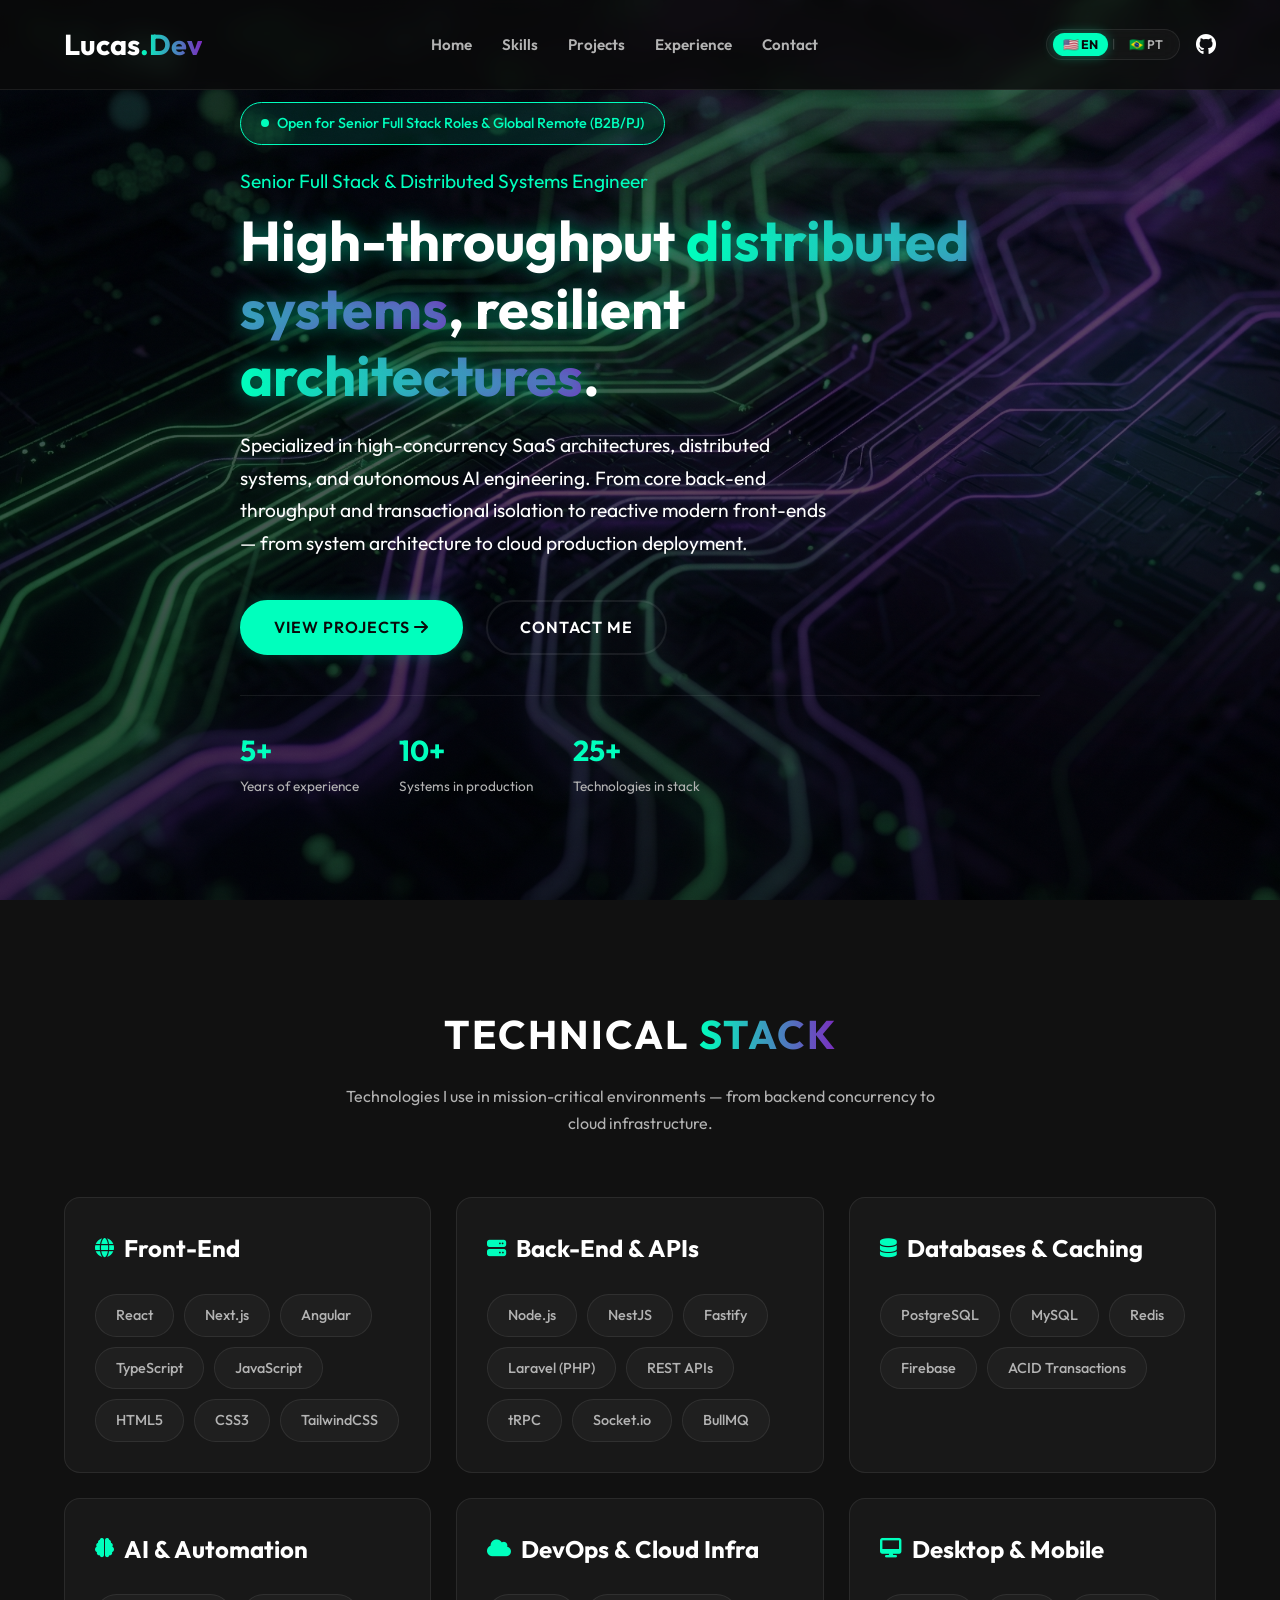
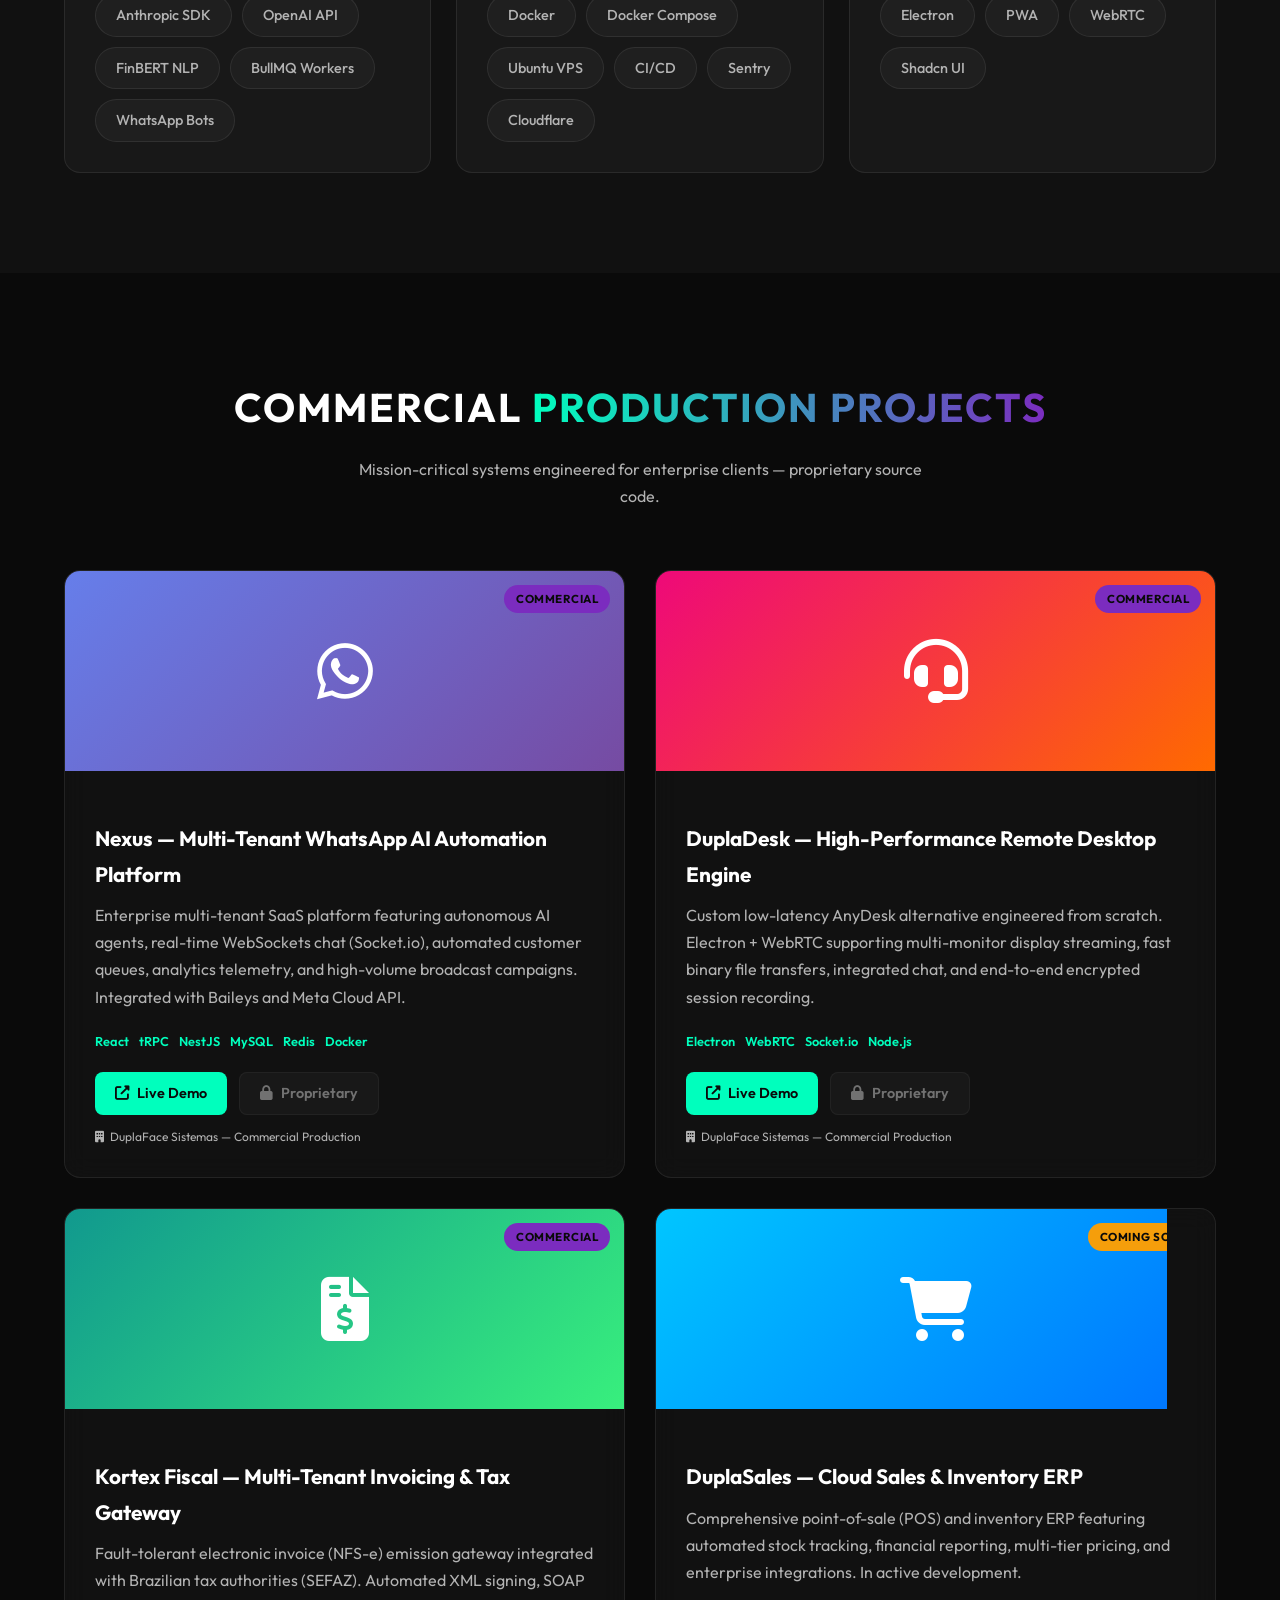
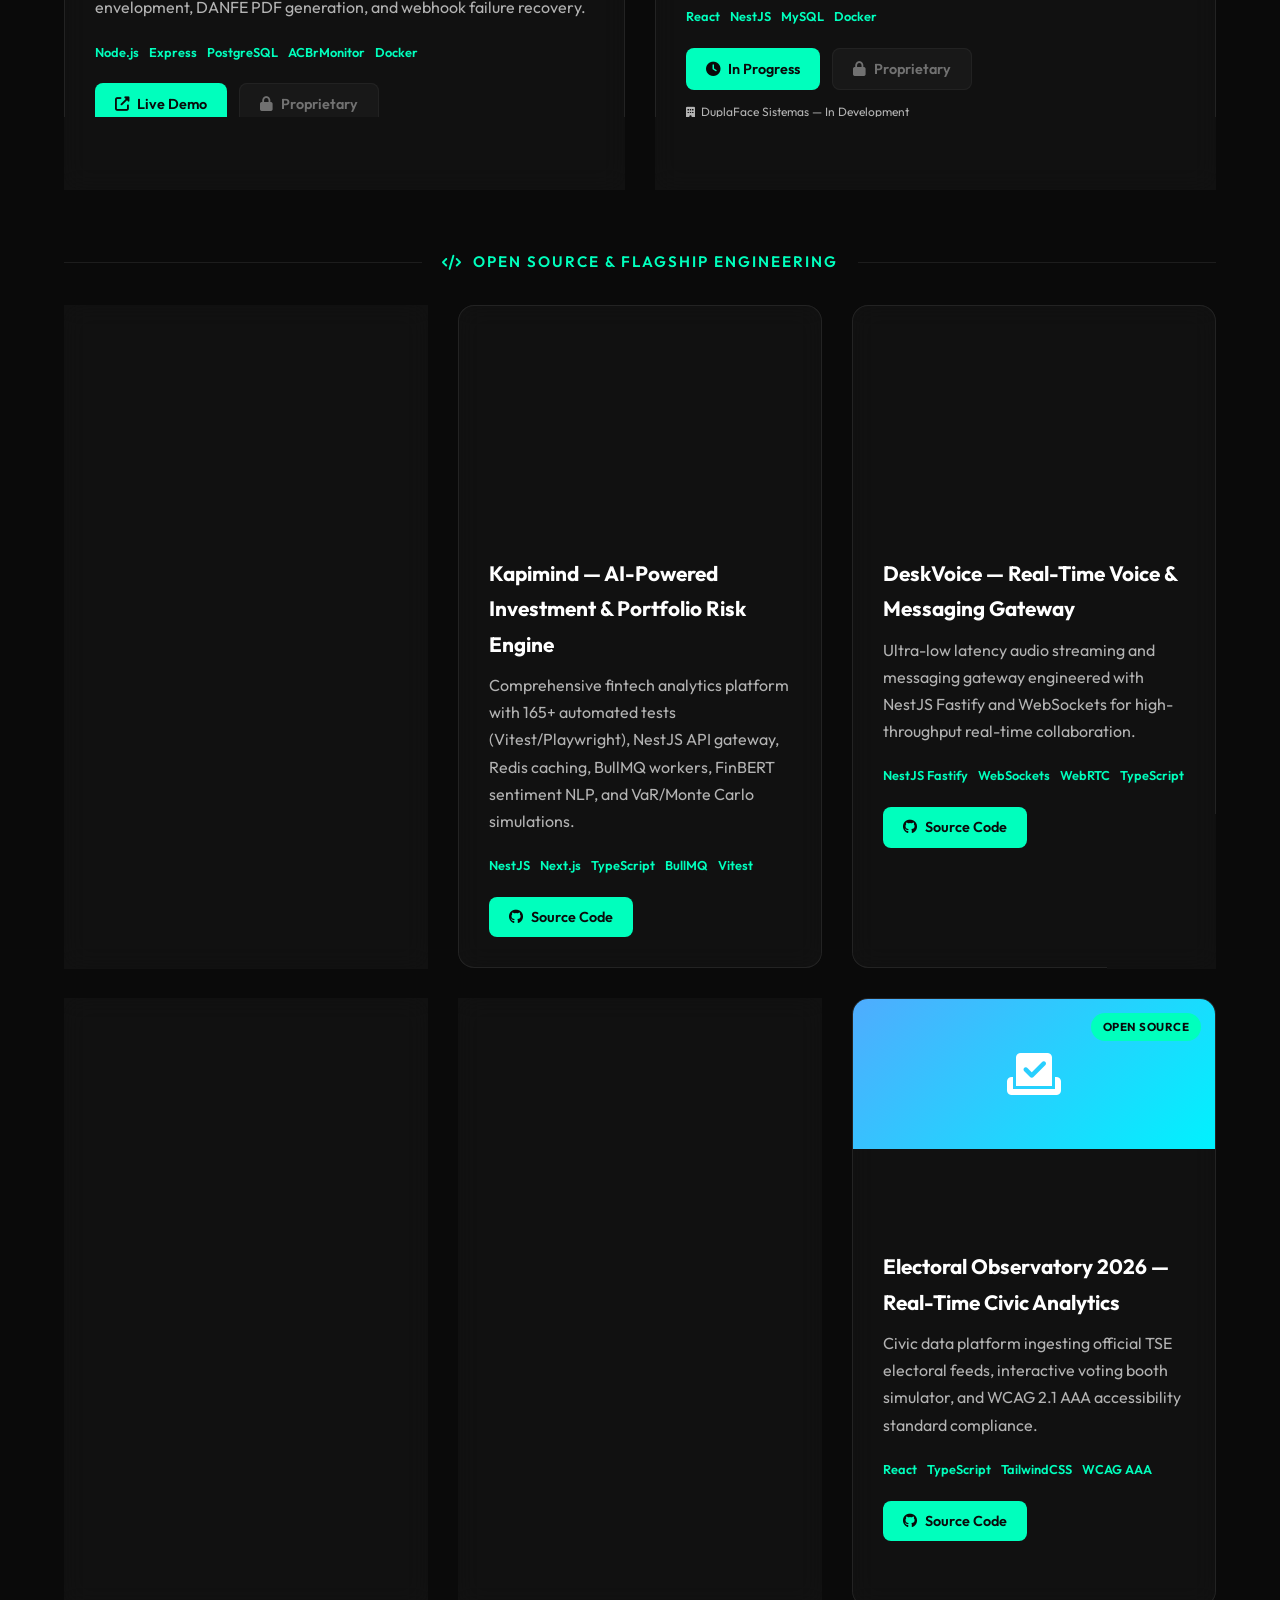
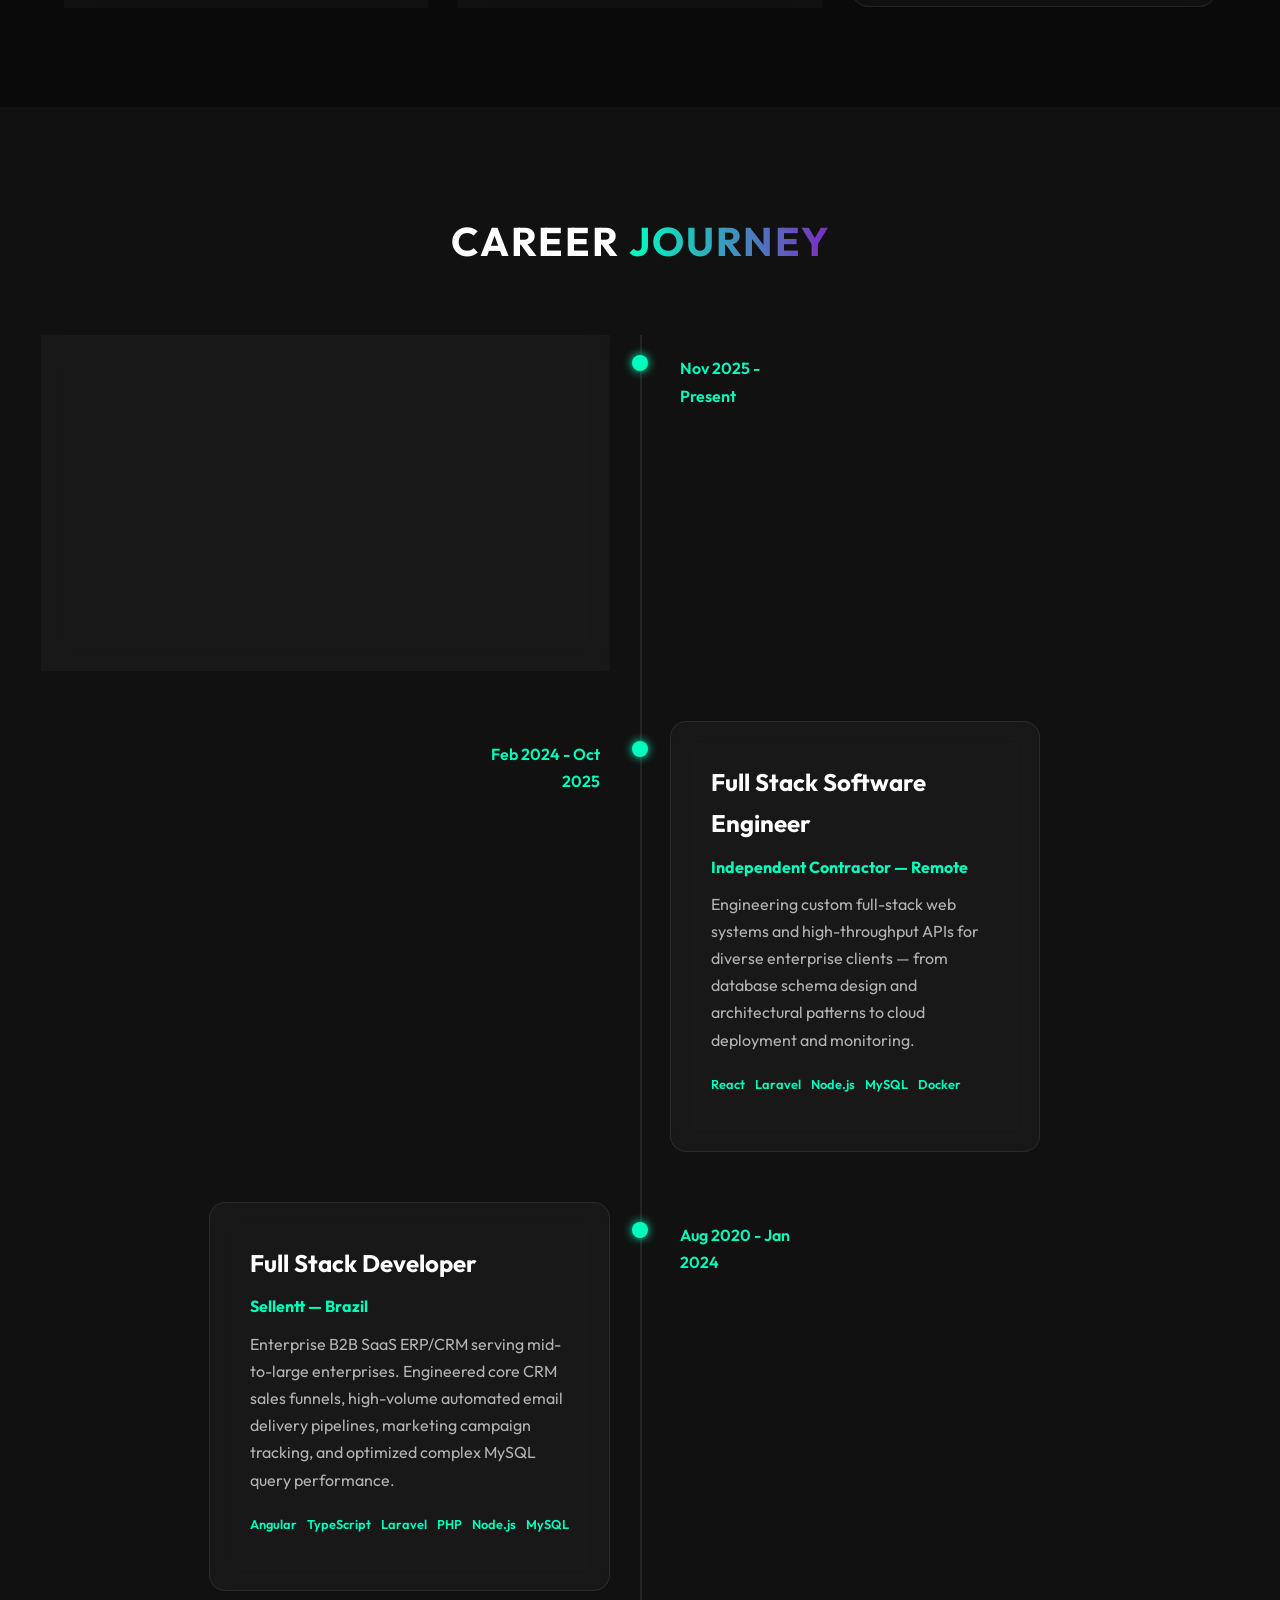
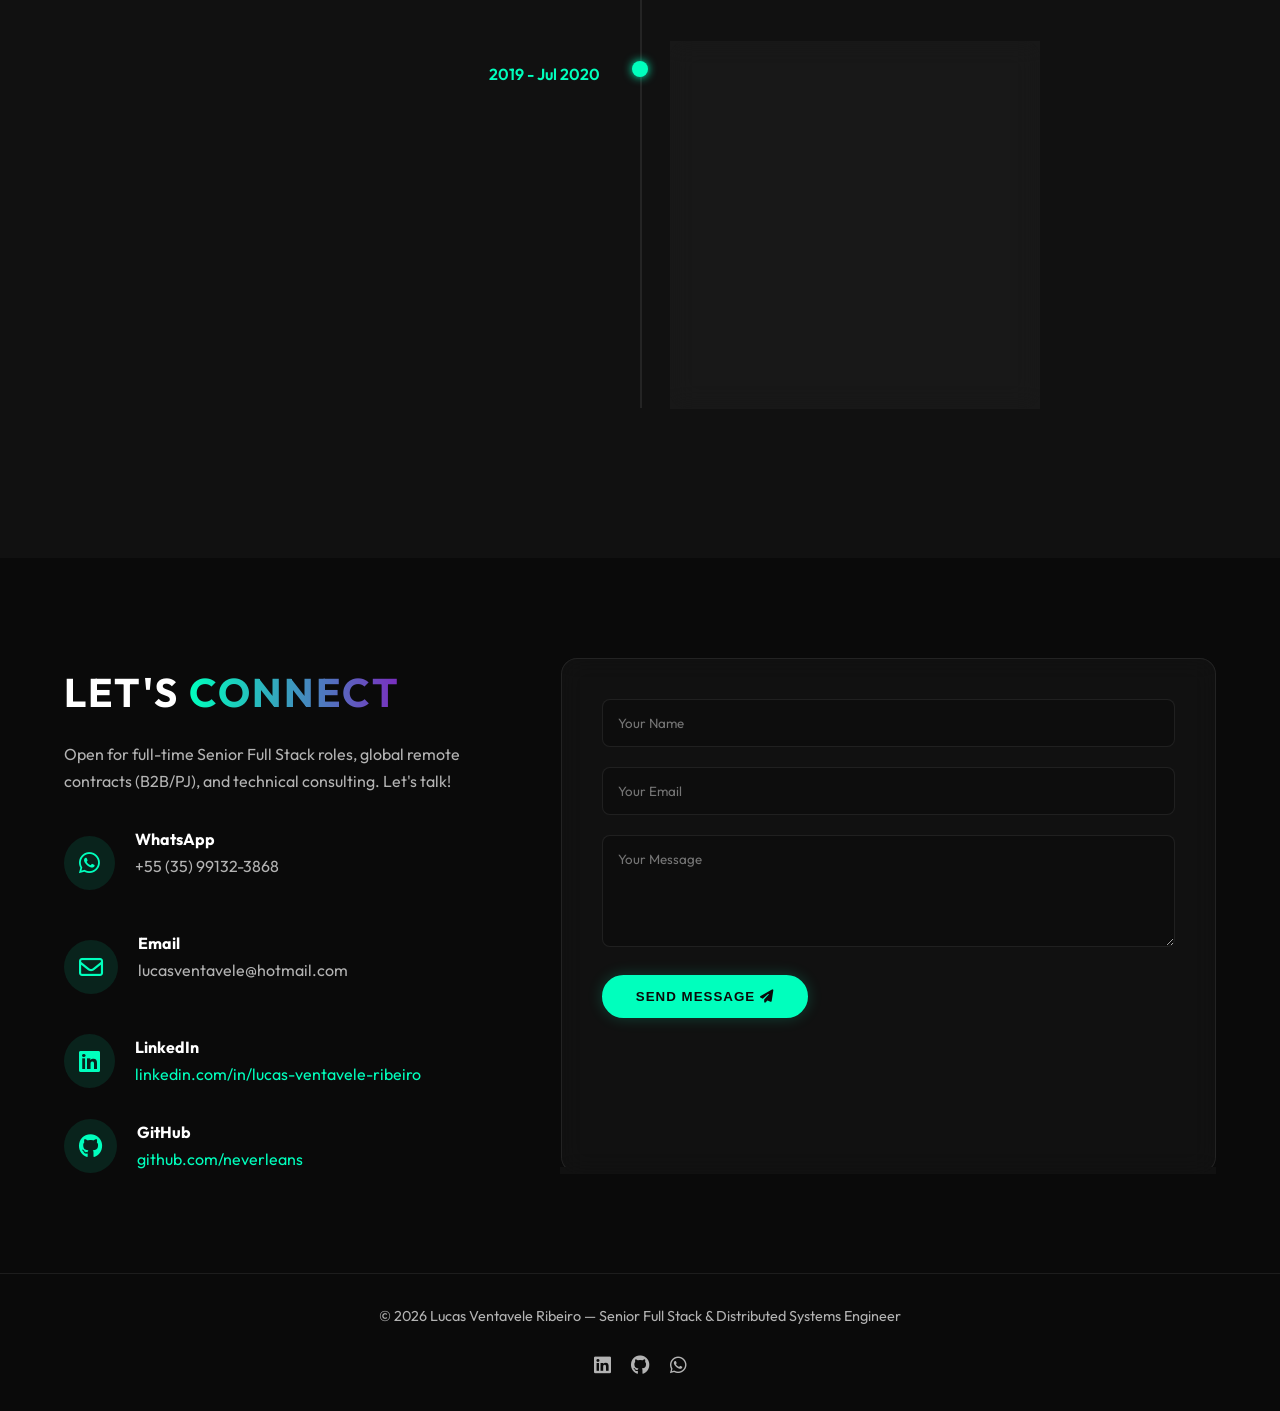
<file: index.html>
<!DOCTYPE html>
<html lang="en">
<head>
    <meta charset="UTF-8">
    <meta name="viewport" content="width=device-width, initial-scale=1.0">
    <title>Lucas Ventavele Ribeiro | Senior Full Stack & Distributed Systems Engineer</title>
    <meta name="description" content="Senior Full Stack Engineer specialized in high-concurrency SaaS architectures, distributed systems, and autonomous AI engineering. 5+ years experience, 10+ production systems.">

    <!-- Open Graph -->
    <meta property="og:title" content="Lucas Ventavele Ribeiro | Senior Full Stack & Distributed Systems Engineer">
    <meta property="og:description" content="Senior Full Stack Engineer specialized in high-concurrency SaaS architectures, distributed systems, and autonomous AI engineering.">
    <meta property="og:type" content="website">
    <meta property="og:url" content="https://neverleans.github.io">

    <link rel="stylesheet" href="https://cdnjs.cloudflare.com/ajax/libs/font-awesome/6.4.0/css/all.min.css">
    <link href="https://fonts.googleapis.com/css2?family=Outfit:wght@300;400;500;600;700&family=Space+Grotesk:wght@400;500;600;700&display=swap" rel="stylesheet">
    <link rel="stylesheet" href="./style.css">
    <style>
        /* Badge de destaque nos projetos */
        .project-badge {
            position: absolute;
            top: 14px;
            right: 14px;
            background: var(--primary);
            color: var(--bg-main);
            font-size: 0.72rem;
            font-weight: 700;
            padding: 4px 12px;
            border-radius: 20px;
            letter-spacing: 0.5px;
            text-transform: uppercase;
            z-index: 2;
        }

        /* Badge para projetos comerciais */
        .badge-comercial {
            background: var(--secondary) !important;
        }

        /* Badge para projetos em desenvolvimento */
        .badge-dev {
            background: #f59e0b !important;
        }

        .project-image { position: relative; }

        /* Skills com ícone de categoria + cor por grupo */
        .skill-category { 
            background: var(--card-glass); 
            border: 1px solid var(--border-glass); 
            border-radius: var(--border-radius); 
            padding: 30px; 
            transition: 0.3s; 
        }
        .skill-category:hover { border-color: var(--primary); }

        /* Timeline badge atual */
        .badge-atual {
            display: inline-block;
            background: rgba(0,255,189,0.15);
            color: var(--primary);
            font-size: 0.72rem;
            font-weight: 700;
            padding: 3px 10px;
            border-radius: 20px;
            border: 1px solid var(--primary);
            margin-left: 10px;
            vertical-align: middle;
        }

        /* Projetos grid 2 colunas */
        .projects-grid-main { display: grid; grid-template-columns: repeat(2, 1fr); gap: 30px; }
        .projects-grid-side { display: grid; grid-template-columns: repeat(3, 1fr); gap: 30px; margin-top: 30px; }

        @media (max-width: 992px) {
            .projects-grid-main, .projects-grid-side { grid-template-columns: 1fr; }
        }

        /* Stats no hero */
        .hero-stats {
            display: flex;
            gap: 40px;
            margin-top: 40px;
            padding-top: 30px;
            border-top: 1px solid rgba(255,255,255,0.08);
            flex-wrap: wrap;
        }
        .hero-stat span { display: block; font-size: 1.8rem; font-weight: 700; color: var(--primary); }
        .hero-stat p { font-size: 0.85rem; margin: 0; color: var(--text-gray); }

        /* Skills grid 3 colunas */
        .skills-grid-3 { display: grid; grid-template-columns: repeat(3, 1fr); gap: 25px; }
        @media (max-width: 992px) { .skills-grid-3 { grid-template-columns: 1fr; } }

        /* Status badge */
        .status-badge {
            display: inline-flex;
            align-items: center;
            gap: 8px;
            background: rgba(0,255,189,0.1);
            border: 1px solid var(--primary);
            color: var(--primary);
            padding: 8px 20px;
            border-radius: 50px;
            font-size: 0.9rem;
            font-weight: 500;
            margin-bottom: 20px;
        }
        .status-badge::before {
            content: '';
            width: 8px;
            height: 8px;
            background: var(--primary);
            border-radius: 50%;
            animation: pulse 2s infinite;
        }
        @keyframes pulse {
            0%, 100% { opacity: 1; }
            50% { opacity: 0.4; }
        }

        /* Botões de projeto */
        .project-links {
            display: flex;
            gap: 12px;
            margin-top: 20px;
            flex-wrap: wrap;
        }

        .btn-sm {
            padding: 8px 20px;
            font-size: 0.9rem;
            border-radius: 8px;
            background: var(--primary);
            color: var(--bg-main);
            font-weight: 600;
            display: inline-flex;
            align-items: center;
            gap: 8px;
            transition: all 0.3s ease;
        }

        .btn-sm:hover {
            transform: translateY(-2px);
            box-shadow: 0 5px 15px rgba(0, 255, 189, 0.3);
        }

        .btn-outline-sm {
            background: transparent;
            border: 1px solid var(--border-glass);
            color: var(--text-light);
        }

        .btn-outline-sm:hover {
            border-color: var(--primary);
            color: var(--primary);
        }

        /* Botão desabilitado */
        .btn-disabled {
            background: rgba(255,255,255,0.05);
            border: 1px solid var(--border-glass);
            color: var(--text-gray);
            cursor: not-allowed;
            opacity: 0.6;
        }

        .btn-disabled:hover {
            transform: none;
            box-shadow: none;
        }

        /* Indicador de projeto privado */
        .private-indicator {
            display: flex;
            align-items: center;
            gap: 6px;
            font-size: 0.75rem;
            color: var(--text-gray);
            margin-top: 12px;
        }

        /* Seção de projetos comerciais */
        .section-divider {
            display: flex;
            align-items: center;
            gap: 20px;
            margin: 60px 0 30px;
        }
        .section-divider::before,
        .section-divider::after {
            content: '';
            flex: 1;
            height: 1px;
            background: var(--border-glass);
        }
        .section-divider span {
            color: var(--primary);
            font-size: 0.95rem;
            font-weight: 600;
            text-transform: uppercase;
            letter-spacing: 2px;
            display: flex;
            align-items: center;
            gap: 10px;
        }
    </style>
</head>
<body>

    <nav class="navbar">
        <div class="container nav-container">
            <a href="#home" class="logo">Lucas<span>.Dev</span></a>
            <ul class="nav-links">
                <li><a href="#home" data-i18n="nav.home">Home</a></li>
                <li><a href="#skills" data-i18n="nav.skills">Skills</a></li>
                <li><a href="#projects" data-i18n="nav.projects">Projects</a></li>
                <li><a href="#experience" data-i18n="nav.experience">Experience</a></li>
                <li><a href="#contact" data-i18n="nav.contact">Contact</a></li>
            </ul>
            <div class="nav-actions">
                <div class="lang-switcher" role="group" aria-label="Language selector">
                    <button id="lang-en" class="lang-btn active" type="button" aria-label="English">🇺🇸 EN</button>
                    <span class="lang-divider">|</span>
                    <button id="lang-pt" class="lang-btn" type="button" aria-label="Português">🇧🇷 PT</button>
                </div>
                <a href="https://github.com/neverleans" target="_blank" class="github-nav-link" aria-label="GitHub Profile">
                    <i class="fab fa-github"></i>
                </a>
            </div>
        </div>
    </nav>

    <!-- ── HERO ─────────────────────────────────────────────────── -->
    <section id="home" class="hero">
        <div class="container hero-content reveal">
            <div class="status-badge" data-i18n="hero.status">Open for Senior Full Stack Roles & Global Remote (B2B/PJ)</div>
            <h4 data-i18n="hero.role">Senior Full Stack & Distributed Systems Engineer</h4>
            <h1 data-i18n="hero.title">High-throughput <span class="highlight">distributed systems</span>, resilient <span class="highlight">architectures</span>.</h1>
            <p data-i18n="hero.desc">Specialized in high-concurrency SaaS architectures, distributed systems, and autonomous AI engineering. From core back-end throughput and transactional isolation to reactive modern front-ends — from system architecture to cloud production deployment.</p>

            <div class="hero-buttons">
                <a href="#projects" class="btn btn-primary" data-i18n="hero.btnProjects">View Projects <i class="fas fa-arrow-right"></i></a>
                <a href="#contact" class="btn btn-outline" data-i18n="hero.btnContact">Contact Me</a>
            </div>

            <div class="hero-stats">
                <div class="hero-stat">
                    <span data-i18n="hero.stat1Number">5+</span>
                    <p data-i18n="hero.stat1Label">Years of experience</p>
                </div>
                <div class="hero-stat">
                    <span data-i18n="hero.stat2Number">10+</span>
                    <p data-i18n="hero.stat2Label">Systems in production</p>
                </div>
                <div class="hero-stat">
                    <span data-i18n="hero.stat3Number">25+</span>
                    <p data-i18n="hero.stat3Label">Technologies in stack</p>
                </div>
            </div>
        </div>
        <div class="hero-glow"></div>
    </section>

    <!-- ── SKILLS ────────────────────────────────────────────────── -->
    <section id="skills" class="section-padding bg-darker">
        <div class="container">
            <h2 class="section-title reveal" data-i18n="skills.title">Technical <span>Stack</span></h2>
            <p class="section-subtitle reveal" data-i18n="skills.subtitle">Technologies I use in mission-critical environments — from backend concurrency to cloud infrastructure.</p>

            <div class="skills-grid-3">
                <div class="skill-category reveal">
                    <h3><i class="fas fa-globe"></i> <span data-i18n="skills.catFront">Front-End</span></h3>
                    <div class="skill-tags">
                        <span>React</span><span>Next.js</span><span>Angular</span>
                        <span>TypeScript</span><span>JavaScript</span>
                        <span>HTML5</span><span>CSS3</span><span>TailwindCSS</span>
                    </div>
                </div>
                <div class="skill-category reveal">
                    <h3><i class="fas fa-server"></i> <span data-i18n="skills.catBack">Back-End & APIs</span></h3>
                    <div class="skill-tags">
                        <span>Node.js</span><span>NestJS</span><span>Fastify</span>
                        <span>Laravel (PHP)</span><span>REST APIs</span>
                        <span>tRPC</span><span>Socket.io</span><span>BullMQ</span>
                    </div>
                </div>
                <div class="skill-category reveal">
                    <h3><i class="fas fa-database"></i> <span data-i18n="skills.catDb">Databases & Caching</span></h3>
                    <div class="skill-tags">
                        <span>PostgreSQL</span><span>MySQL</span>
                        <span>Redis</span><span>Firebase</span>
                        <span>ACID Transactions</span>
                    </div>
                </div>
                <div class="skill-category reveal">
                    <h3><i class="fas fa-brain"></i> <span data-i18n="skills.catAi">AI & Automation</span></h3>
                    <div class="skill-tags">
                        <span>Anthropic SDK</span><span>OpenAI API</span>
                        <span>FinBERT NLP</span><span>BullMQ Workers</span>
                        <span>WhatsApp Bots</span>
                    </div>
                </div>
                <div class="skill-category reveal">
                    <h3><i class="fas fa-cloud"></i> <span data-i18n="skills.catDevops">DevOps & Cloud Infra</span></h3>
                    <div class="skill-tags">
                        <span>Docker</span><span>Docker Compose</span>
                        <span>Ubuntu VPS</span><span>CI/CD</span>
                        <span>Sentry</span><span>Cloudflare</span>
                    </div>
                </div>
                <div class="skill-category reveal">
                    <h3><i class="fas fa-desktop"></i> <span data-i18n="skills.catDesktop">Desktop & Mobile</span></h3>
                    <div class="skill-tags">
                        <span>Electron</span><span>PWA</span>
                        <span>WebRTC</span><span>Shadcn UI</span>
                    </div>
                </div>
            </div>
        </div>
    </section>

    <!-- ── PROJETOS ──────────────────────────────────────────────── -->
    <section id="projects" class="section-padding">
        <div class="container">
            <h2 class="section-title reveal" data-i18n="projects.commercialTitle">Commercial <span>Production Projects</span></h2>
            <p class="section-subtitle reveal" data-i18n="projects.commercialSubtitle">Mission-critical systems engineered for enterprise clients — proprietary source code.</p>

            <!-- Projetos comerciais -->
            <div class="projects-grid-main">

                <div class="project-card glass-card reveal">
                    <div class="project-image">
                        <span class="project-badge badge-comercial" data-i18n="badge.commercial">Commercial</span>
                        <div style="background: linear-gradient(135deg, #667eea 0%, #764ba2 100%); height: 200px; display: flex; align-items: center; justify-content: center;">
                            <i class="fab fa-whatsapp" style="font-size: 4rem; color: white;"></i>
                        </div>
                    </div>
                    <div class="project-info">
                        <h3 data-i18n="nexus.title">Nexus — Multi-Tenant WhatsApp AI Automation Platform</h3>
                        <p data-i18n="nexus.desc">Enterprise multi-tenant SaaS platform featuring autonomous AI agents, real-time WebSockets chat (Socket.io), automated customer queues, analytics telemetry, and high-volume broadcast campaigns. Integrated with Baileys and Meta Cloud API.</p>
                        <div class="tech-stack">
                            <span>React</span><span>tRPC</span><span>NestJS</span><span>MySQL</span><span>Redis</span><span>Docker</span>
                        </div>
                        <div class="project-links">
                            <a href="https://nexus.duplafacesistemas.com" target="_blank" class="btn-sm" data-i18n="btn.viewDemo"><i class="fas fa-external-link-alt"></i> Live Demo</a>
                            <span class="btn-sm btn-disabled" data-i18n="btn.codeProprietary" data-i18n-title="btn.codeProprietary" title="Proprietary code"><i class="fas fa-lock"></i> Proprietary</span>
                        </div>
                        <div class="private-indicator" data-i18n="nexus.company">
                            <i class="fas fa-building"></i> DuplaFace Sistemas — Commercial Production
                        </div>
                    </div>
                </div>

                <div class="project-card glass-card reveal">
                    <div class="project-image">
                        <span class="project-badge badge-comercial" data-i18n="badge.commercial">Commercial</span>
                        <div style="background: linear-gradient(135deg, #ee0979 0%, #ff6a00 100%); height: 200px; display: flex; align-items: center; justify-content: center;">
                            <i class="fas fa-headset" style="font-size: 4rem; color: white;"></i>
                        </div>
                    </div>
                    <div class="project-info">
                        <h3 data-i18n="dupladesk.title">DuplaDesk — High-Performance Remote Desktop Engine</h3>
                        <p data-i18n="dupladesk.desc">Custom low-latency AnyDesk alternative engineered from scratch. Electron + WebRTC supporting multi-monitor display streaming, fast binary file transfers, integrated chat, and end-to-end encrypted session recording.</p>
                        <div class="tech-stack">
                            <span>Electron</span><span>WebRTC</span><span>Socket.io</span><span>Node.js</span>
                        </div>
                        <div class="project-links">
                            <a href="https://helpdesk.duplafacesistemas.com" target="_blank" class="btn-sm" data-i18n="btn.viewDemo"><i class="fas fa-external-link-alt"></i> Live Demo</a>
                            <span class="btn-sm btn-disabled" data-i18n="btn.codeProprietary" data-i18n-title="btn.codeProprietary" title="Proprietary code"><i class="fas fa-lock"></i> Proprietary</span>
                        </div>
                        <div class="private-indicator" data-i18n="dupladesk.company">
                            <i class="fas fa-building"></i> DuplaFace Sistemas — Commercial Production
                        </div>
                    </div>
                </div>

                <div class="project-card glass-card reveal">
                    <div class="project-image">
                        <span class="project-badge badge-comercial" data-i18n="badge.commercial">Commercial</span>
                        <div style="background: linear-gradient(135deg, #11998e 0%, #38ef7d 100%); height: 200px; display: flex; align-items: center; justify-content: center;">
                            <i class="fas fa-file-invoice-dollar" style="font-size: 4rem; color: white;"></i>
                        </div>
                    </div>
                    <div class="project-info">
                        <h3 data-i18n="kortex.title">Kortex Fiscal — Multi-Tenant Invoicing & Tax Gateway</h3>
                        <p data-i18n="kortex.desc">Fault-tolerant electronic invoice (NFS-e) emission gateway integrated with Brazilian tax authorities (SEFAZ). Automated XML signing, SOAP envelopment, DANFE PDF generation, and webhook failure recovery.</p>
                        <div class="tech-stack">
                            <span>Node.js</span><span>Express</span><span>PostgreSQL</span><span>ACBrMonitor</span><span>Docker</span>
                        </div>
                        <div class="project-links">
                            <a href="https://kortexfiscal.duplafacesistemas.com" target="_blank" class="btn-sm" data-i18n="btn.viewDemo"><i class="fas fa-external-link-alt"></i> Live Demo</a>
                            <span class="btn-sm btn-disabled" data-i18n="btn.codeProprietary" data-i18n-title="btn.codeProprietary" title="Proprietary code"><i class="fas fa-lock"></i> Proprietary</span>
                        </div>
                        <div class="private-indicator" data-i18n="kortex.company">
                            <i class="fas fa-building"></i> DuplaFace Sistemas — Commercial Production
                        </div>
                    </div>
                </div>

                <div class="project-card glass-card reveal">
                    <div class="project-image">
                        <span class="project-badge badge-dev" data-i18n="badge.inDev">Coming Soon</span>
                        <div style="background: linear-gradient(135deg, #00c6ff 0%, #0072ff 100%); height: 200px; display: flex; align-items: center; justify-content: center;">
                            <i class="fas fa-shopping-cart" style="font-size: 4rem; color: white;"></i>
                        </div>
                    </div>
                    <div class="project-info">
                        <h3 data-i18n="duplasales.title">DuplaSales — Cloud Sales & Inventory ERP</h3>
                        <p data-i18n="duplasales.desc">Comprehensive point-of-sale (POS) and inventory ERP featuring automated stock tracking, financial reporting, multi-tier pricing, and enterprise integrations. In active development.</p>
                        <div class="tech-stack">
                            <span>React</span><span>NestJS</span><span>MySQL</span><span>Docker</span>
                        </div>
                        <div class="project-links">
                            <a href="mailto:lucasventavele@hotmail.com" class="btn-sm" data-i18n="btn.inDevelopment"><i class="fas fa-clock"></i> In Progress</a>
                            <span class="btn-sm btn-disabled" data-i18n="btn.codeProprietary" data-i18n-title="btn.codeProprietary" title="Proprietary code"><i class="fas fa-lock"></i> Proprietary</span>
                        </div>
                        <div class="private-indicator" data-i18n="duplasales.company">
                            <i class="fas fa-building"></i> DuplaFace Sistemas — In Development
                        </div>
                    </div>
                </div>

            </div>

            <!-- Divisor -->
            <div class="section-divider">
                <span data-i18n="projects.ossDivider"><i class="fas fa-code"></i> Open Source & Flagship Engineering</span>
            </div>

            <!-- Projetos open source -->
            <div class="projects-grid-side">

                <!-- 1. Digital Wallet Core API (Fintech Showcase) -->
                <div class="project-card glass-card reveal">
                    <div class="project-image">
                        <span class="project-badge" data-i18n="badge.openSource">Open Source</span>
                        <div style="background: linear-gradient(135deg, #059669 0%, #10b981 100%); height: 150px; display: flex; align-items: center; justify-content: center;">
                            <i class="fas fa-wallet" style="font-size: 3rem; color: white;"></i>
                        </div>
                    </div>
                    <div class="project-info">
                        <h3 data-i18n="wallet.title">Digital Wallet Core API — High-Concurrency Financial Ledger</h3>
                        <p data-i18n="wallet.desc">Financial transfer engine implementing pessimistic database locking (<code>lockForUpdate</code>), ACID transaction isolation, idempotency control, Redis caching, and Docker orchestration.</p>
                        <div class="tech-stack">
                            <span>PHP/Laravel</span><span>MySQL</span><span>Redis</span><span>ACID</span><span>Docker</span>
                        </div>
                        <div class="project-links">
                            <a href="https://github.com/neverleans/Wallet-App" target="_blank" class="btn-sm" data-i18n="btn.viewCode"><i class="fab fa-github"></i> Source Code</a>
                        </div>
                    </div>
                </div>

                <!-- 2. Kapimind (Fintech & AI Showcase) -->
                <div class="project-card glass-card reveal">
                    <div class="project-image">
                        <span class="project-badge" data-i18n="badge.openSource">Open Source</span>
                        <div style="background: linear-gradient(135deg, #f093fb 0%, #f5576c 100%); height: 150px; display: flex; align-items: center; justify-content: center;">
                            <i class="fas fa-chart-line" style="font-size: 3rem; color: white;"></i>
                        </div>
                    </div>
                    <div class="project-info">
                        <h3 data-i18n="kapimind.title">Kapimind — AI-Powered Investment & Portfolio Risk Engine</h3>
                        <p data-i18n="kapimind.desc">Comprehensive fintech analytics platform with 165+ automated tests (Vitest/Playwright), NestJS API gateway, Redis caching, BullMQ workers, FinBERT sentiment NLP, and VaR/Monte Carlo simulations.</p>
                        <div class="tech-stack">
                            <span>NestJS</span><span>Next.js</span><span>TypeScript</span><span>BullMQ</span><span>Vitest</span>
                        </div>
                        <div class="project-links">
                            <a href="https://github.com/neverleans/kapimind" target="_blank" class="btn-sm" data-i18n="btn.viewCode"><i class="fab fa-github"></i> Source Code</a>
                        </div>
                    </div>
                </div>

                <!-- 3. DeskVoice (Real-Time WebSockets & Fastify) -->
                <div class="project-card glass-card reveal">
                    <div class="project-image">
                        <span class="project-badge" data-i18n="badge.openSource">Open Source</span>
                        <div style="background: linear-gradient(135deg, #667eea 0%, #764ba2 100%); height: 150px; display: flex; align-items: center; justify-content: center;">
                            <i class="fas fa-microphone-alt" style="font-size: 3rem; color: white;"></i>
                        </div>
                    </div>
                    <div class="project-info">
                        <h3 data-i18n="deskvoice.title">DeskVoice — Real-Time Voice & Messaging Gateway</h3>
                        <p data-i18n="deskvoice.desc">Ultra-low latency audio streaming and messaging gateway engineered with NestJS Fastify and WebSockets for high-throughput real-time collaboration.</p>
                        <div class="tech-stack">
                            <span>NestJS Fastify</span><span>WebSockets</span><span>WebRTC</span><span>TypeScript</span>
                        </div>
                        <div class="project-links">
                            <a href="https://github.com/neverleans/deskvoice" target="_blank" class="btn-sm" data-i18n="btn.viewCode"><i class="fab fa-github"></i> Source Code</a>
                        </div>
                    </div>
                </div>

                <!-- 4. CarbonLens (Auditable GHG Accounting) -->
                <div class="project-card glass-card reveal">
                    <div class="project-image">
                        <span class="project-badge" data-i18n="badge.openSource">Open Source</span>
                        <div style="background: linear-gradient(135deg, #11998e 0%, #38ef7d 100%); height: 150px; display: flex; align-items: center; justify-content: center;">
                            <i class="fas fa-leaf" style="font-size: 3rem; color: white;"></i>
                        </div>
                    </div>
                    <div class="project-info">
                        <h3 data-i18n="carbonlens.title">CarbonLens — Auditable GHG Protocol Carbon Accounting Engine & ESG Simulator</h3>
                        <p data-i18n="carbonlens.desc">Auditable GHG Protocol Carbon Accounting Engine & ESG Simulator. Mathematical modeling compliant with Scopes 1, 2, and 3 validated with Vitest.</p>
                        <div class="tech-stack">
                            <span>TypeScript</span><span>Vitest</span><span>KaTeX</span><span>GHG Protocol</span>
                        </div>
                        <div class="project-links">
                            <a href="https://github.com/neverleans/calculadora-de-impacto-ambiental" target="_blank" class="btn-sm" data-i18n="btn.viewCode"><i class="fab fa-github"></i> Source Code</a>
                        </div>
                    </div>
                </div>

                <!-- 5. PlugStore (Headless E-commerce) -->
                <div class="project-card glass-card reveal">
                    <div class="project-image">
                        <span class="project-badge" data-i18n="badge.openSource">Open Source</span>
                        <div style="background: linear-gradient(135deg, #00c6ff 0%, #0072ff 100%); height: 150px; display: flex; align-items: center; justify-content: center;">
                            <i class="fas fa-shopping-cart" style="font-size: 3rem; color: white;"></i>
                        </div>
                    </div>
                    <div class="project-info">
                        <h3 data-i18n="plugstore.title">PlugStore — Headless E-Commerce Framework</h3>
                        <p data-i18n="plugstore.desc">Modular headless e-commerce architecture tailored for conversion with instant Pix payments, WhatsApp-first checkout, and 50+ theme configurations.</p>
                        <div class="tech-stack">
                            <span>React</span><span>TypeScript</span><span>TailwindCSS</span><span>Turborepo</span>
                        </div>
                        <div class="project-links">
                            <a href="https://github.com/neverleans/plug-store" target="_blank" class="btn-sm" data-i18n="btn.viewCode"><i class="fab fa-github"></i> Source Code</a>
                        </div>
                    </div>
                </div>

                <!-- 6. Observatório Eleitoral 2026 (Civic & Accessibility AAA) -->
                <div class="project-card glass-card reveal">
                    <div class="project-image">
                        <span class="project-badge" data-i18n="badge.openSource">Open Source</span>
                        <div style="background: linear-gradient(135deg, #4facfe 0%, #00f2fe 100%); height: 150px; display: flex; align-items: center; justify-content: center;">
                            <i class="fas fa-vote-yea" style="font-size: 3rem; color: white;"></i>
                        </div>
                    </div>
                    <div class="project-info">
                        <h3 data-i18n="observatorio.title">Electoral Observatory 2026 — Real-Time Civic Analytics</h3>
                        <p data-i18n="observatorio.desc">Civic data platform ingesting official TSE electoral feeds, interactive voting booth simulator, and WCAG 2.1 AAA accessibility standard compliance.</p>
                        <div class="tech-stack">
                            <span>React</span><span>TypeScript</span><span>TailwindCSS</span><span>WCAG AAA</span>
                        </div>
                        <div class="project-links">
                            <a href="https://github.com/neverleans/observatorio-eleitoral" target="_blank" class="btn-sm" data-i18n="btn.viewCode"><i class="fab fa-github"></i> Source Code</a>
                        </div>
                    </div>
                </div>

            </div>
        </div>
    </section>

    <!-- ── EXPERIÊNCIA ───────────────────────────────────────────── -->
    <section id="experience" class="section-padding bg-darker">
        <div class="container">
            <h2 class="section-title reveal" data-i18n="experience.title">Career <span>Journey</span></h2>
            <div class="timeline">

                <div class="timeline-item reveal">
                    <div class="timeline-dot"></div>
                    <div class="timeline-date" data-i18n="exp1.date">Nov 2025 - Present</div>
                    <div class="timeline-content glass-card">
                        <h3><span data-i18n="exp1.role">Senior Full Stack Developer</span> <span class="badge-atual" data-i18n="exp1.badge">Current</span></h3>
                        <h4 style="color:var(--primary);font-size:1rem;margin-bottom:10px;" data-i18n="exp1.company">DuplaFace Sistemas — Remote</h4>
                        <p data-i18n="exp1.desc">Architecting and scaling complex SaaS platforms: high-concurrency multi-tenant WhatsApp automation with AI agents, fault-tolerant fiscal invoice streaming with SEFAZ, real-time WebSockets analytics, and low-latency remote desktop software (WebRTC).</p>
                        <div class="tech-stack" style="margin-top:10px;">
                            <span>Next.js</span><span>NestJS</span><span>React</span><span>Docker</span><span>Redis</span><span>Socket.io</span><span>Electron</span><span>PostgreSQL</span><span>MySQL</span>
                        </div>
                    </div>
                </div>

                <div class="timeline-item reveal">
                    <div class="timeline-dot"></div>
                    <div class="timeline-date" data-i18n="exp2.date">Feb 2024 - Oct 2025</div>
                    <div class="timeline-content glass-card">
                        <h3 data-i18n="exp2.role">Full Stack Software Engineer</h3>
                        <h4 style="color:var(--primary);font-size:1rem;margin-bottom:10px;" data-i18n="exp2.company">Independent Contractor — Remote</h4>
                        <p data-i18n="exp2.desc">Engineering custom full-stack web systems and high-throughput APIs for diverse enterprise clients — from database schema design and architectural patterns to cloud deployment and monitoring.</p>
                        <div class="tech-stack" style="margin-top:10px;">
                            <span>React</span><span>Laravel</span><span>Node.js</span><span>MySQL</span><span>Docker</span>
                        </div>
                    </div>
                </div>

                <div class="timeline-item reveal">
                    <div class="timeline-dot"></div>
                    <div class="timeline-date" data-i18n="exp3.date">Aug 2020 - Jan 2024</div>
                    <div class="timeline-content glass-card">
                        <h3 data-i18n="exp3.role">Full Stack Developer</h3>
                        <h4 style="color:var(--primary);font-size:1rem;margin-bottom:10px;" data-i18n="exp3.company">Sellentt — Brazil</h4>
                        <p data-i18n="exp3.desc">Enterprise B2B SaaS ERP/CRM serving mid-to-large enterprises. Engineered core CRM sales funnels, high-volume automated email delivery pipelines, marketing campaign tracking, and optimized complex MySQL query performance.</p>
                        <div class="tech-stack" style="margin-top:10px;">
                            <span>Angular</span><span>TypeScript</span><span>Laravel</span><span>PHP</span><span>Node.js</span><span>MySQL</span>
                        </div>
                    </div>
                </div>

                <div class="timeline-item reveal">
                    <div class="timeline-dot"></div>
                    <div class="timeline-date" data-i18n="exp4.date">2019 - Jul 2020</div>
                    <div class="timeline-content glass-card">
                        <h3 data-i18n="exp4.role">Software Engineering Intern</h3>
                        <h4 style="color:var(--primary);font-size:1rem;margin-bottom:10px;" data-i18n="exp4.company">Sellentt — Brazil</h4>
                        <p data-i18n="exp4.desc">Internal automation scripting, database maintenance, technical infrastructure support, and collaborative contributions to enterprise web frontend and backend modules.</p>
                    </div>
                </div>

            </div>
        </div>
    </section>

    <!-- ── CONTATO ───────────────────────────────────────────────── -->
    <section id="contact" class="section-padding">
        <div class="container contact-wrapper">
            <div class="contact-info reveal">
                <h2 class="section-title" style="text-align:left;" data-i18n="contact.title">Let's <span>Connect</span></h2>
                <p data-i18n="contact.subtitle">Open for full-time Senior Full Stack roles, global remote contracts (B2B/PJ), and technical consulting. Let's talk!</p>

                <div class="info-item">
                    <i class="fab fa-whatsapp"></i>
                    <div>
                        <h4>WhatsApp</h4>
                        <p>+55 (35) 99132-3868</p>
                    </div>
                </div>
                <div class="info-item">
                    <i class="far fa-envelope"></i>
                    <div>
                        <h4>Email</h4>
                        <p>lucasventavele@hotmail.com</p>
                    </div>
                </div>
                <div class="info-item">
                    <i class="fab fa-linkedin"></i>
                    <div>
                        <h4>LinkedIn</h4>
                        <a href="https://linkedin.com/in/lucas-ventavele-ribeiro" target="_blank" style="color:var(--primary);">linkedin.com/in/lucas-ventavele-ribeiro</a>
                    </div>
                </div>
                <div class="info-item">
                    <i class="fab fa-github"></i>
                    <div>
                        <h4>GitHub</h4>
                        <a href="https://github.com/neverleans" target="_blank" style="color:var(--primary);">github.com/neverleans</a>
                    </div>
                </div>
            </div>

            <form class="contact-form glass-card reveal" action="https://formsubmit.co/lucasventavele@hotmail.com" method="POST">
                <input type="hidden" name="_subject" value="Contact from Portfolio">
                <div class="form-group">
                    <input type="text" name="name" placeholder="Your Name" data-i18n-placeholder="contact.namePlaceholder" required>
                </div>
                <div class="form-group">
                    <input type="email" name="email" placeholder="Your Email" data-i18n-placeholder="contact.emailPlaceholder" required>
                </div>
                <div class="form-group">
                    <textarea name="message" rows="5" placeholder="Your Message" data-i18n-placeholder="contact.messagePlaceholder" required></textarea>
                </div>
                <button type="submit" class="btn btn-primary" data-i18n="contact.submit">Send Message <i class="fas fa-paper-plane"></i></button>
            </form>
        </div>
    </section>

    <footer class="footer">
        <div class="container">
            <p data-i18n="footer.text">© 2026 Lucas Ventavele Ribeiro — Senior Full Stack & Distributed Systems Engineer</p>
            <div class="social-links">
                <a href="https://linkedin.com/in/lucas-ventavele-ribeiro" target="_blank" aria-label="LinkedIn"><i class="fab fa-linkedin"></i></a>
                <a href="https://github.com/neverleans" target="_blank" aria-label="GitHub"><i class="fab fa-github"></i></a>
                <a href="https://wa.me/5535991323868" target="_blank" aria-label="WhatsApp"><i class="fab fa-whatsapp"></i></a>
            </div>
        </div>
    </footer>

    <script src="./script.js"></script>
</body>
</html>
</file>
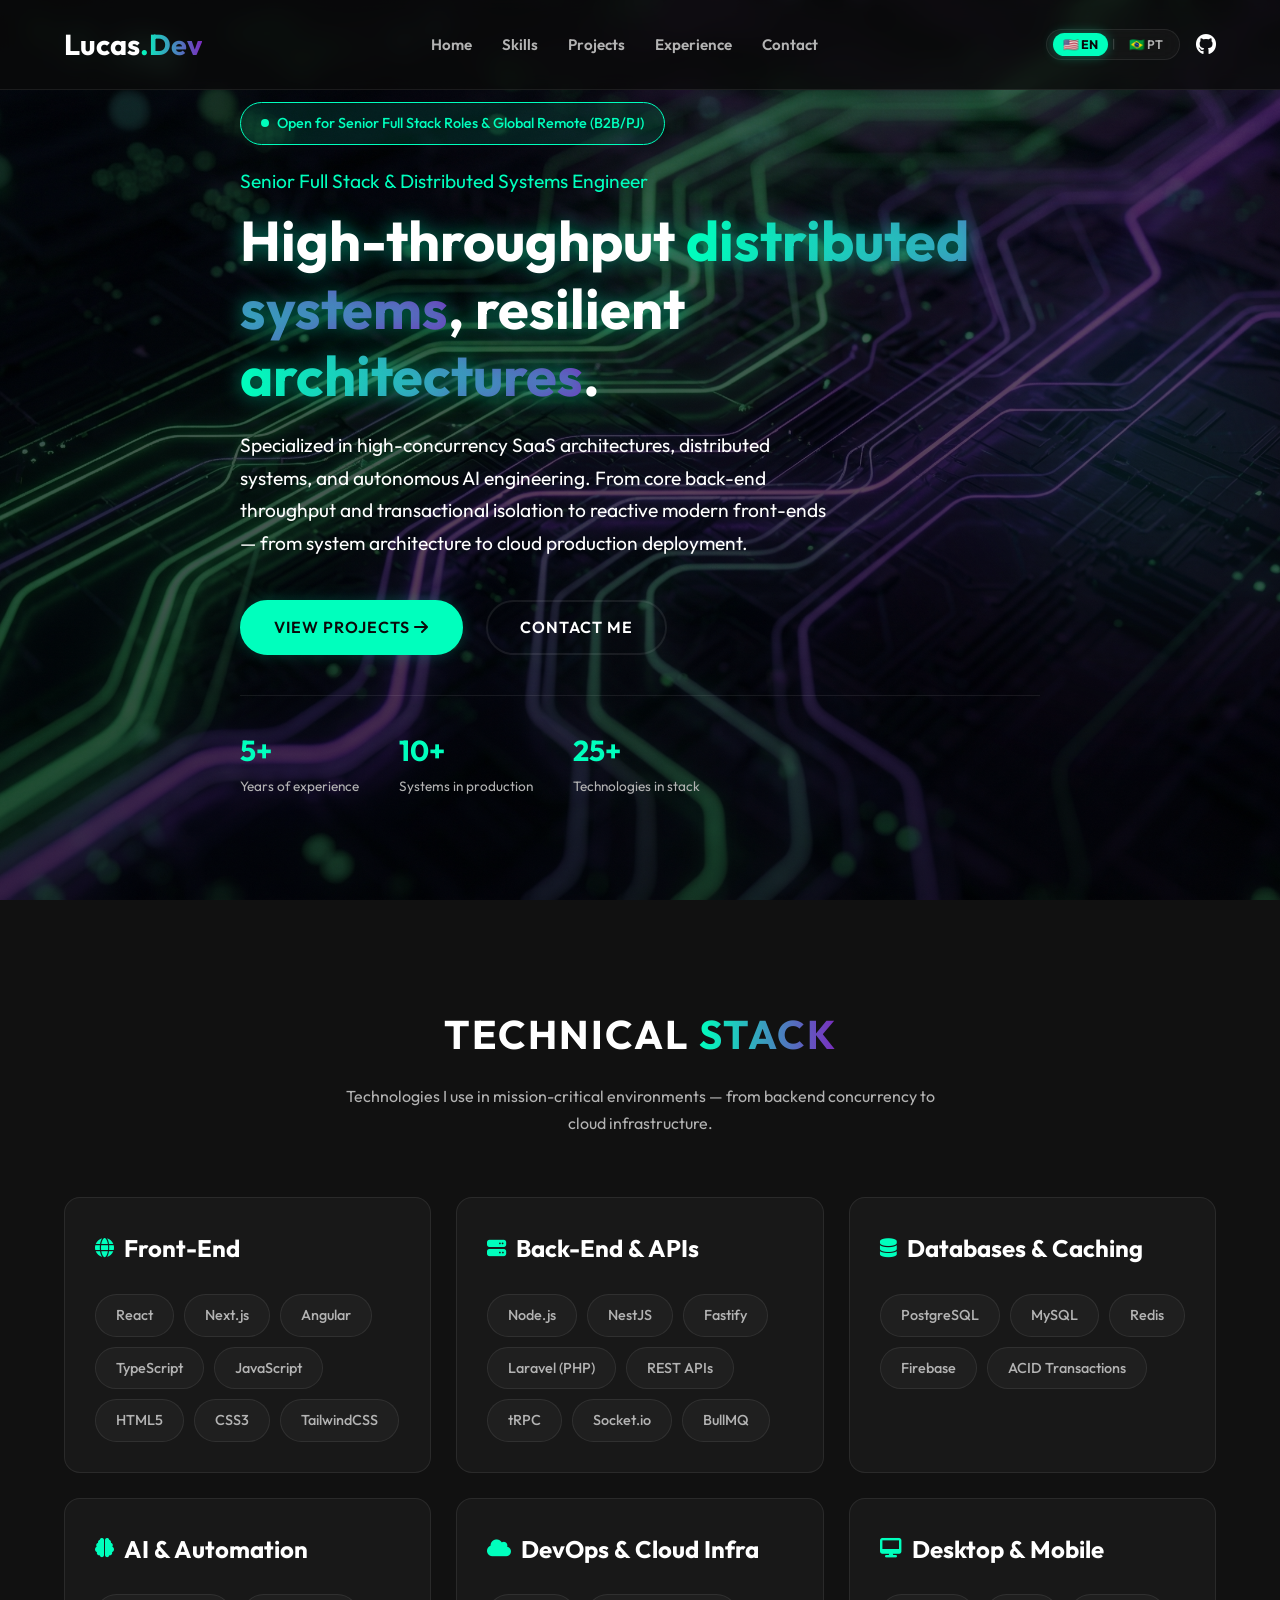
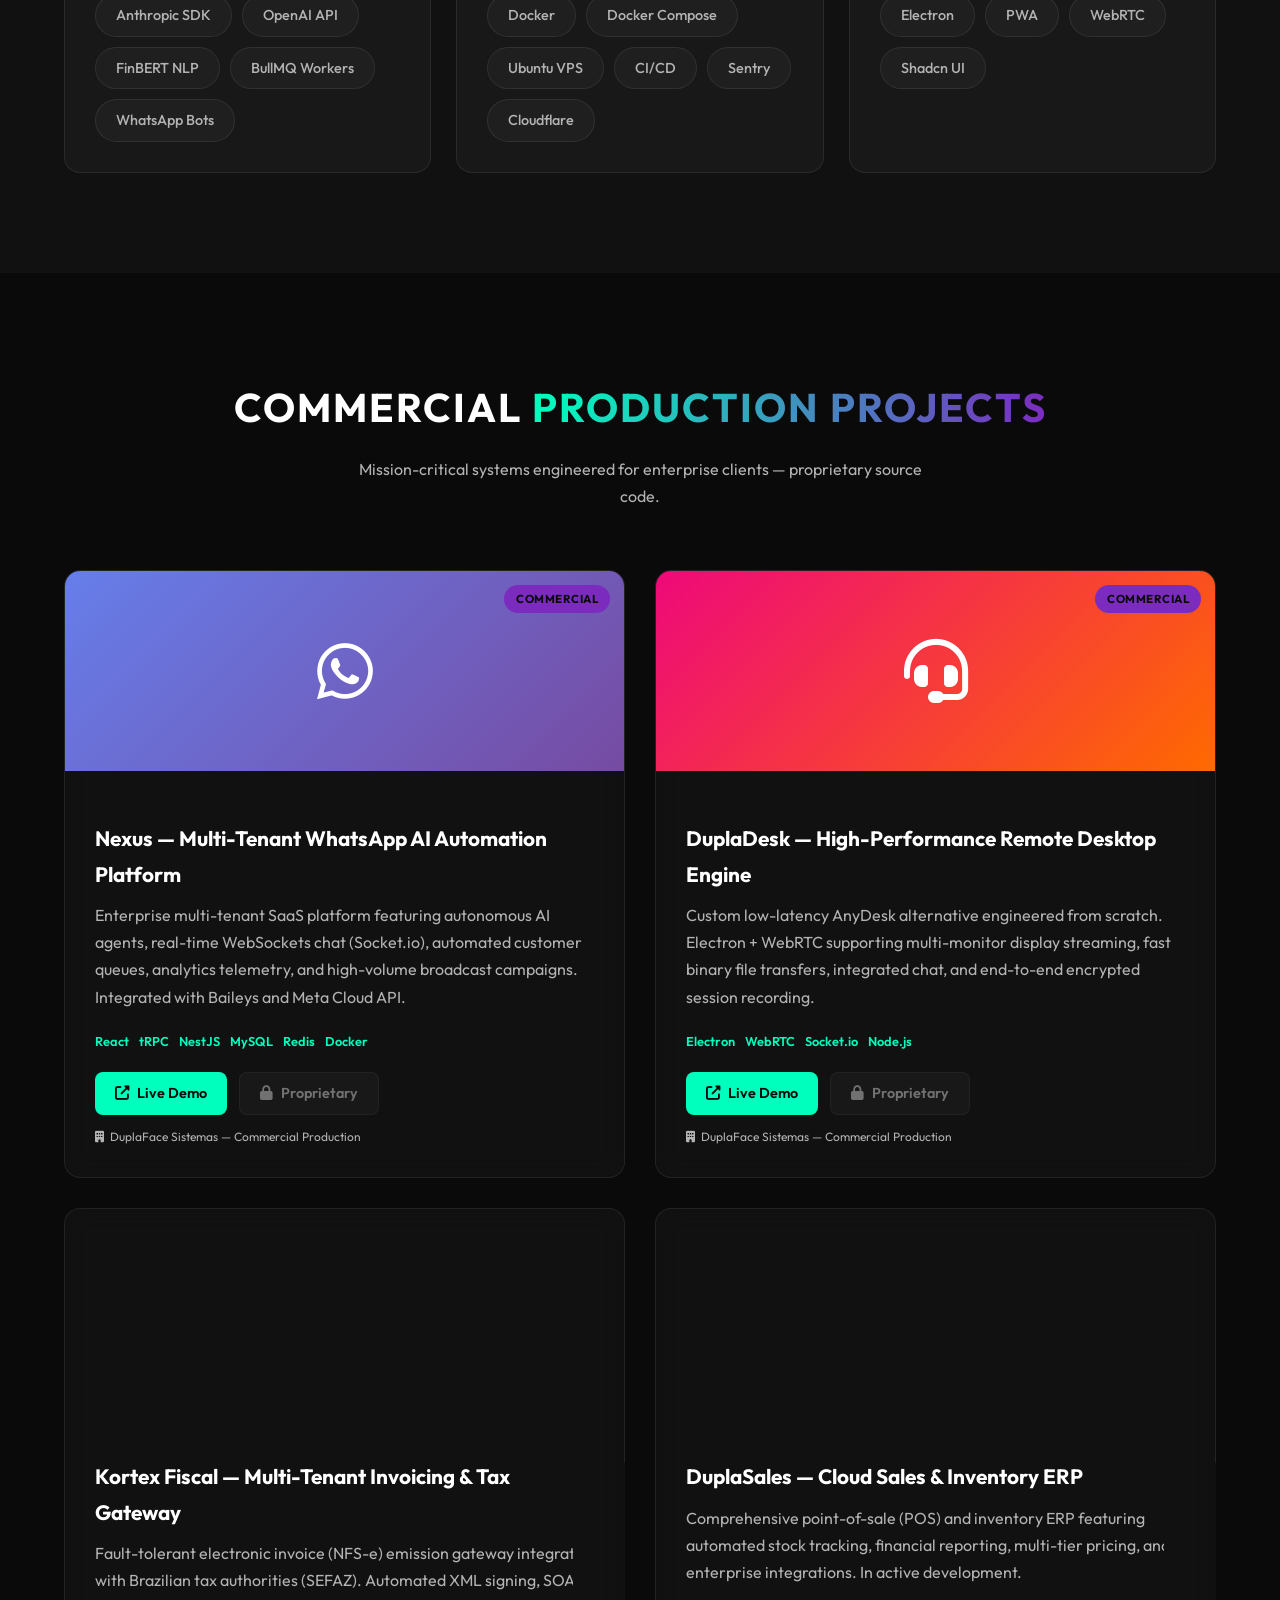
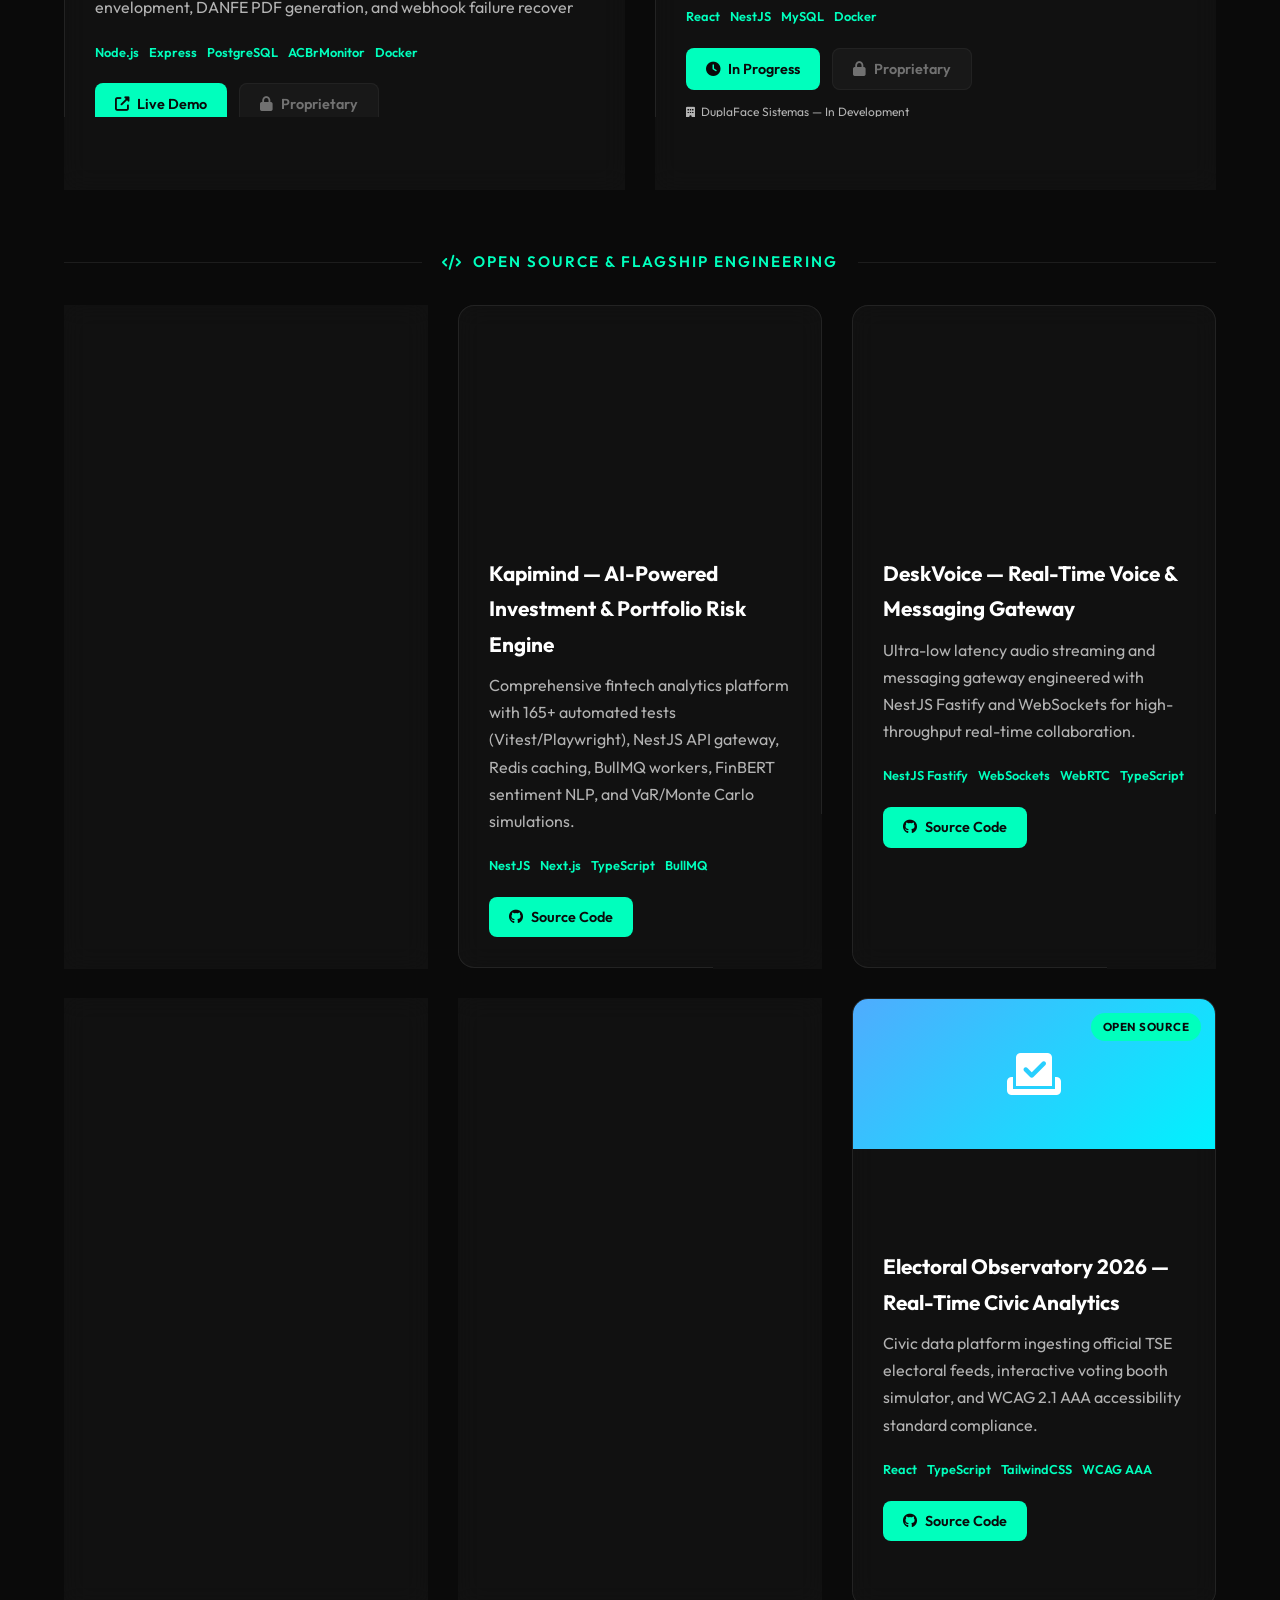
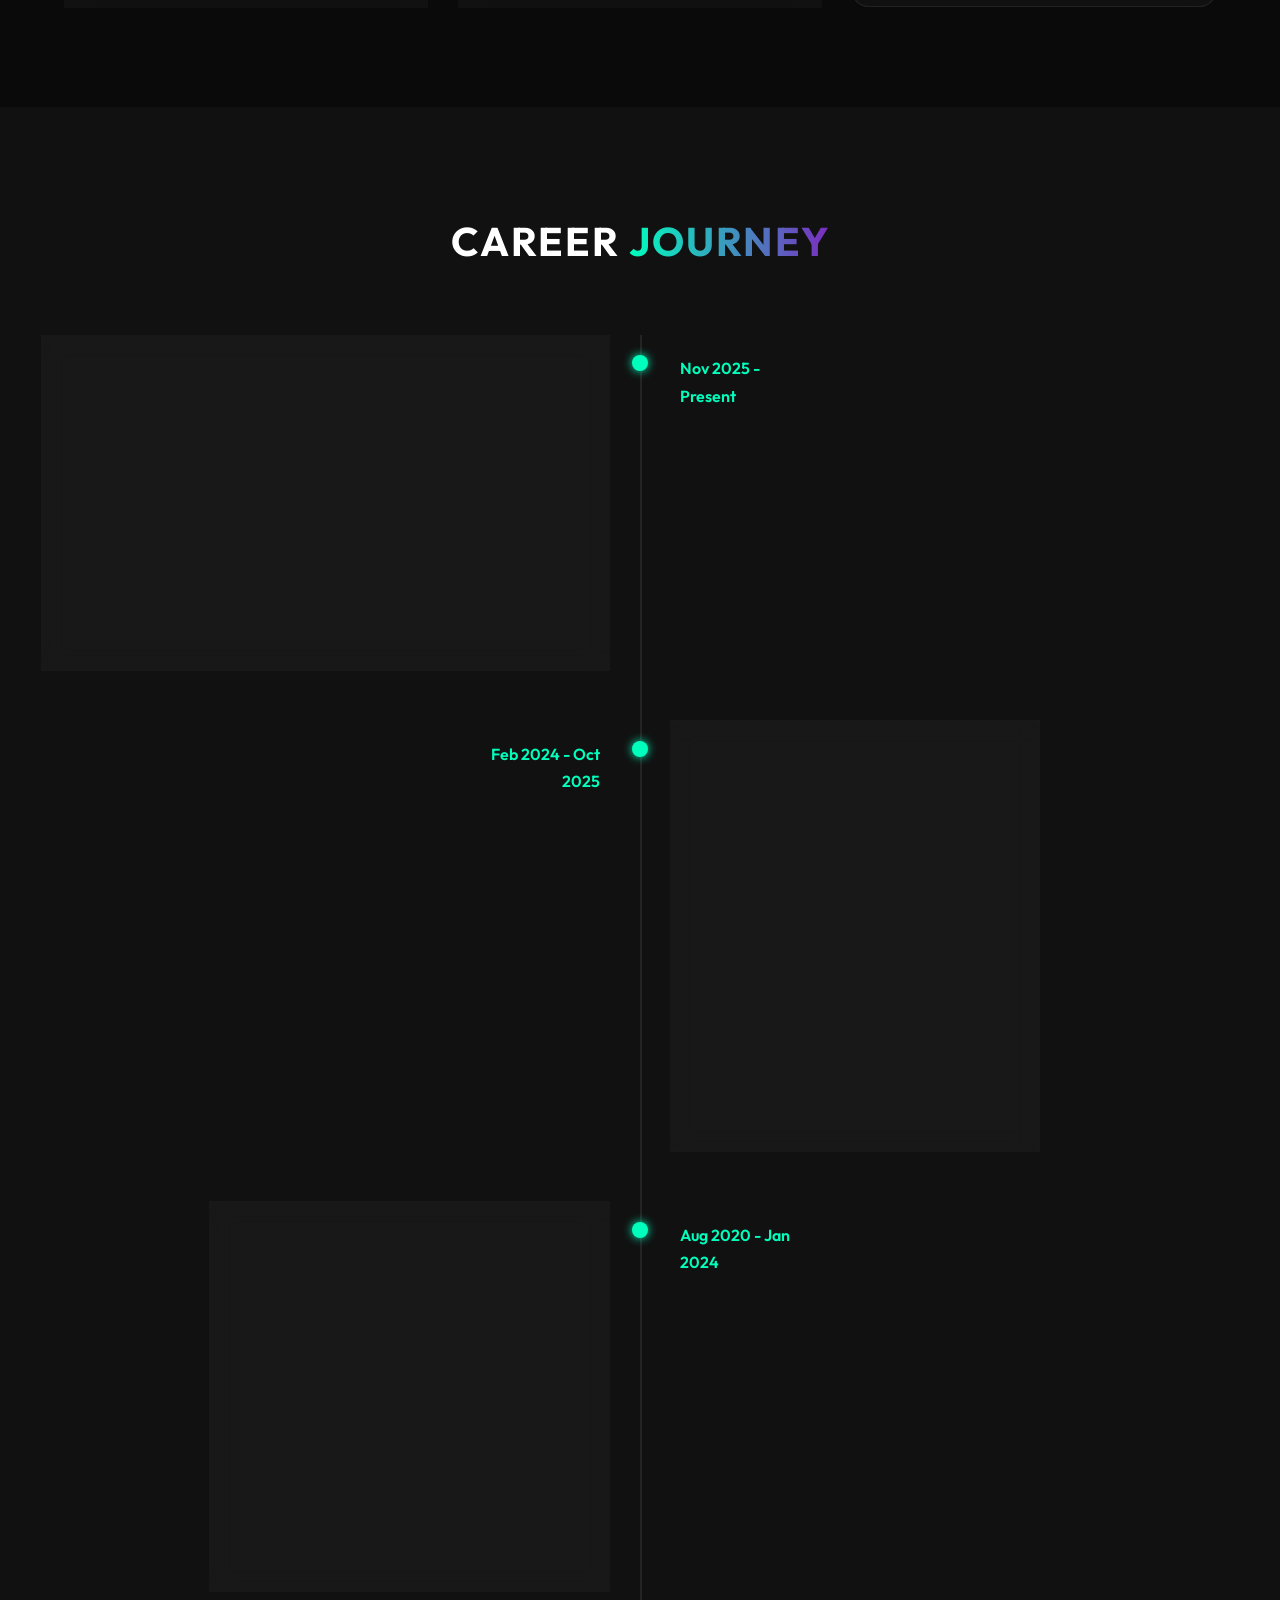
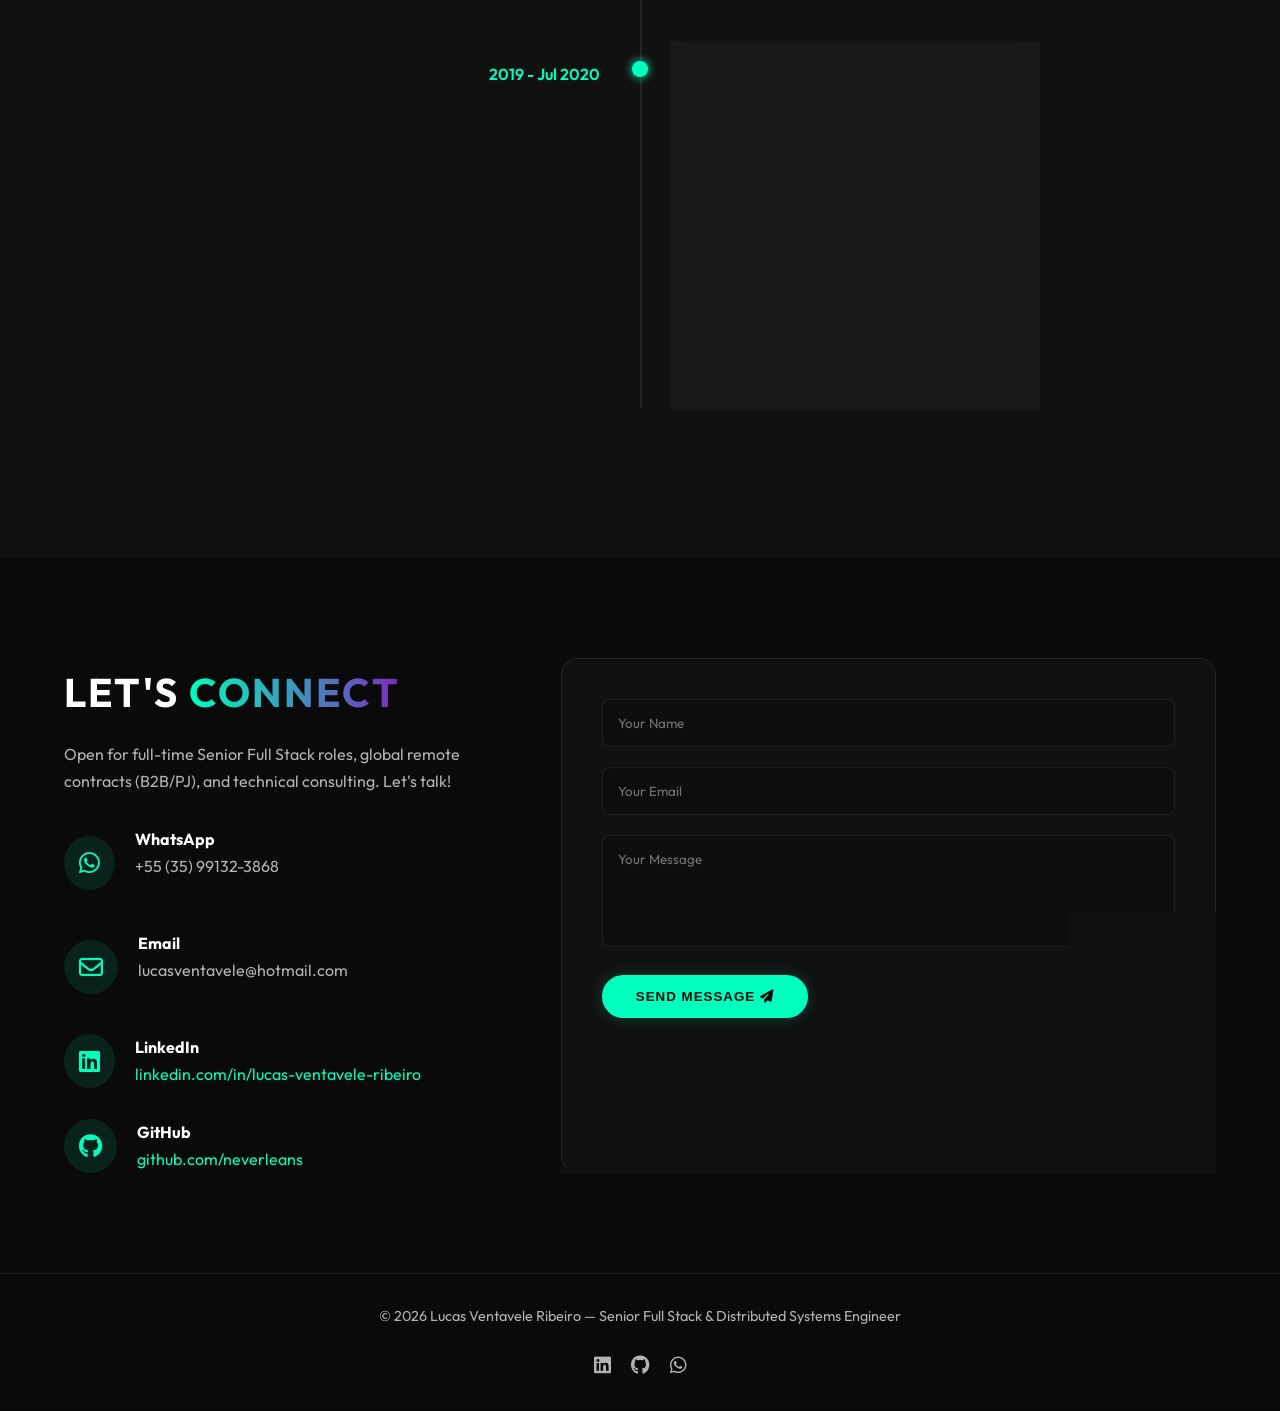
<file: en/index.html>
<!DOCTYPE html>
<html lang="en">
<head>
    <meta charset="UTF-8">
    <meta http-equiv="refresh" content="0; url=../?lang=en">
    <script>
        window.location.replace("../?lang=en");
    </script>
    <title>Redirecting to Lucas Ventavele Ribeiro Portfolio...</title>
</head>
<body>
    <p>Redirecting to <a href="../?lang=en">Lucas Ventavele Ribeiro Portfolio (English)</a>...</p>
</body>
</html>
</file>
<file: style.css>
/* --- Variáveis Globais e Reset --- */
:root {
    --bg-main: #0a0a0a;       /* Fundo Principal (Quase preto) */
    --bg-secondary: #111111;  /* Fundo Secundário */
    --card-glass: rgba(255, 255, 255, 0.03); /* Vidro translúcido */
    --border-glass: rgba(255, 255, 255, 0.08);
    
    /* Cores de Destaque (Neon) */
    --primary: #00ffbd;       /* Verde Neon */
    --secondary: #7b2cbf;     /* Roxo para gradientes */
    
    /* Tipografia */
    --text-light: #ffffff;
    --text-gray: #b3b3b3;
    
    --section-spacing: 100px;
    --border-radius: 16px;
}

* {
    margin: 0;
    padding: 0;
    box-sizing: border-box;
}

html {
    scroll-behavior: smooth;
}

body {
    font-family: 'Outfit', sans-serif;
    background-color: var(--bg-main);
    color: var(--text-gray);
    line-height: 1.7;
    overflow-x: hidden;
}

/* --- Utilitários e Tipografia --- */
h1, h2, h3, h4 {
    color: var(--text-light);
    font-weight: 700;
}

h1 { font-size: 3.5rem; line-height: 1.2; margin-bottom: 20px; }
h2 { font-size: 2.5rem; margin-bottom: 15px; }
h3 { font-size: 1.5rem; margin-bottom: 10px; }
p { margin-bottom: 20px; }

a { text-decoration: none; color: inherit; transition: 0.3s; }
ul { list-style: none; }

.container {
    width: 90%;
    max-width: 1200px;
    margin: 0 auto;
}

.section-padding { padding: var(--section-spacing) 0; }
.bg-darker { background-color: var(--bg-secondary); }

/* Destaque com gradiente no texto */
.highlight, .section-title span, .logo span {
    background: linear-gradient(to right, var(--primary), var(--secondary));
    -webkit-background-clip: text;
    -webkit-text-fill-color: transparent;
}

.section-title {
    text-align: center;
    text-transform: uppercase;
    letter-spacing: 2px;
}

.section-subtitle {
    text-align: center;
    max-width: 600px;
    margin: 0 auto 60px auto;
}

/* Grids Utilitários */
.grid-2 { display: grid; grid-template-columns: 1fr 1fr; gap: 40px; }
.grid-3 { display: grid; grid-template-columns: repeat(3, 1fr); gap: 30px; }

/* --- Componentes: Botões --- */
.btn {
    display: inline-block;
    padding: 12px 32px;
    border-radius: 50px;
    font-weight: 600;
    text-transform: uppercase;
    letter-spacing: 1px;
    cursor: pointer;
    transition: all 0.3s ease;
}

.btn-primary {
    background: var(--primary);
    color: var(--bg-main);
    box-shadow: 0 0 15px rgba(0, 255, 189, 0.2);
    border: 2px solid var(--primary);
}

.btn-primary:hover {
    background: transparent;
    color: var(--primary);
    box-shadow: 0 0 30px rgba(0, 255, 189, 0.4);
    transform: translateY(-3px);
}

.btn-outline {
    border: 2px solid var(--border-glass);
    color: var(--text-light);
    margin-left: 20px;
}

.btn-outline:hover {
    border-color: var(--primary);
    color: var(--primary);
}

.btn-sm {
    padding: 8px 20px;
    font-size: 0.9rem;
    border-radius: 8px;
    background: var(--primary);
    color: var(--bg-main);
    font-weight: 600;
    display: inline-flex;
    align-items: center;
    gap: 8px;
}
.btn-outline-sm {
    background: transparent;
    border: 1px solid var(--border-glass);
    color: var(--text-light);
}
.btn-outline-sm:hover { border-color: var(--primary); color: var(--primary); }


/* --- Componentes: Glass Cards (O Efeito Principal) --- */
.glass-card {
    background: var(--card-glass);
    backdrop-filter: blur(12px);
    -webkit-backdrop-filter: blur(12px);
    border: 1px solid var(--border-glass);
    border-radius: var(--border-radius);
    padding: 40px;
    transition: all 0.4s cubic-bezier(0.175, 0.885, 0.32, 1.275);
}

.glass-card:hover {
    border-color: var(--primary);
    transform: translateY(-10px);
    box-shadow: 0 15px 35px rgba(0, 255, 189, 0.1);
}

/* --- Navegação --- */
.navbar {
    position: fixed;
    top: 0;
    left: 0;
    width: 100%;
    padding: 20px 0;
    z-index: 1000;
    background: rgba(10, 10, 10, 0.8); /* Fundo semi-transparente */
    backdrop-filter: blur(10px);
    border-bottom: 1px solid var(--border-glass);
}

.nav-container {
    display: flex;
    justify-content: space-between;
    align-items: center;
}

.logo {
    font-size: 1.8rem;
    font-weight: 700;
    color: var(--text-light);
}

.nav-links {
    display: flex;
    gap: 30px;
}

.nav-links a {
    font-weight: 600;
    font-size: 0.95rem;
    position: relative;
}

.nav-links a::after {
    content: '';
    position: absolute;
    width: 0;
    height: 2px;
    bottom: -5px;
    left: 0;
    background-color: var(--primary);
    transition: width 0.3s;
}

.nav-links a:hover { color: var(--primary); }
.nav-links a:hover::after { width: 100%; }

.nav-actions {
    display: flex;
    align-items: center;
    gap: 16px;
}

.lang-switcher {
    display: inline-flex;
    align-items: center;
    background: rgba(255, 255, 255, 0.04);
    border: 1px solid var(--border-glass);
    border-radius: 30px;
    padding: 3px 6px;
    gap: 4px;
    backdrop-filter: blur(10px);
    -webkit-backdrop-filter: blur(10px);
}

.lang-btn {
    background: transparent;
    border: none;
    color: var(--text-gray);
    font-size: 0.78rem;
    font-weight: 600;
    font-family: inherit;
    cursor: pointer;
    padding: 4px 10px;
    border-radius: 20px;
    transition: all 0.25s cubic-bezier(0.4, 0, 0.2, 1);
    display: inline-flex;
    align-items: center;
    gap: 5px;
}

.lang-btn:hover {
    color: var(--text-light);
}

.lang-btn.active {
    background: var(--primary);
    color: var(--bg-main);
    font-weight: 700;
    box-shadow: 0 0 12px rgba(0, 255, 189, 0.35);
}

.lang-divider {
    color: rgba(255, 255, 255, 0.2);
    font-size: 0.75rem;
    user-select: none;
}

.github-nav-link {
    font-size: 1.3rem;
    color: var(--text-light);
    display: inline-flex;
    align-items: center;
    transition: color 0.3s ease, transform 0.3s ease;
}

.github-nav-link:hover {
    color: var(--primary);
    transform: translateY(-2px);
}

/* --- Hero Section --- */
.hero {
    background-image:
        linear-gradient(rgba(0, 0, 0, 0.6), rgba(0, 0, 0, 0.7)),
        url('./images/hero.png'); /* AJUSTE O CAMINHO */

    background-size: cover;
    background-position: center center;
    background-repeat: no-repeat;
    height: 100vh; /* Altura total da tela */

    /* Estilizando o texto para garantir contraste */
    color: #ffffff; /* Texto branco */
    position: relative;
    display: flex;
    flex-direction: column;
    align-items: center;
    justify-content: center;
    background-attachment: fixed;
}

.hero-content {
    position: relative;
    z-index: 2;
    max-width: 800px;
}

.hero h1 {
    /* Um leve brilho no texto ajuda a destacar contra o fundo neon */
    text-shadow: 0 0 20px rgba(0, 255, 189, 0.5);
}

.hero h4 {
    font-size: 1.2rem;
    color: var(--primary);
    margin-bottom: 10px;
    font-weight: 400;
}

.hero p { font-size: 1.2rem; max-width: 600px; margin-bottom: 40px; }

/* Efeito de "Brilho" no fundo do Hero */
.hero-glow {
    position: absolute;
    top: 50%;
    right: -10%;
    width: 40vw;
    height: 40vw;
    background: radial-gradient(circle, rgba(0,255,189,0.2) 0%, rgba(123,44,191,0.1) 50%, rgba(0,0,0,0) 70%);
    border-radius: 50%;
    filter: blur(80px);
    z-index: 1;
    transform: translateY(-50%);
    opacity: 0.7;
}

/* --- Serviços Específicos --- */
.service-icon {
    font-size: 3rem;
    color: var(--primary);
    margin-bottom: 25px;
}

/* --- Habilidades Específicas --- */
.skill-category h3 {
    display: flex;
    align-items: center;
    gap: 10px;
    margin-bottom: 25px;
}

.skill-category h3 i { color: var(--primary); font-size: 1.2rem; }

.skill-tags {
    display: flex;
    flex-wrap: wrap;
    gap: 10px;
}

.skill-tags span {
    background: var(--card-glass);
    border: 1px solid var(--border-glass);
    padding: 8px 20px;
    border-radius: 30px;
    font-size: 0.9rem;
    font-weight: 500;
    transition: 0.3s;
}

.skill-tags span:hover {
    border-color: var(--primary);
    background: rgba(0, 255, 189, 0.1);
    color: var(--text-light);
    transform: scale(1.05);
}

/* --- Projetos Específicos --- */
.project-card { padding: 0; overflow: hidden; }

.project-image {
    height: 220px;
    overflow: hidden;
    position: relative;
}

.project-image img {
    width: 100%;
    height: 100%;
    object-fit: cover;
    transition: transform 0.5s;
}

.project-card:hover .project-image img { transform: scale(1.1); }

.project-info { padding: 30px; }
.project-info h3 { font-size: 1.3rem; }

.tech-stack {
    margin: 15px 0;
    display: flex;
    gap: 10px;
    font-size: 0.8rem;
}

.tech-stack span { color: var(--primary); font-weight: 600; }

.project-links {
    display: flex;
    gap: 15px;
    margin-top: 20px;
}

/* --- Sobre Mim Específico --- */
.about-container {
    display: grid;
    grid-template-columns: 1fr 1.5fr;
    gap: 60px;
    align-items: center;
}

.about-image {
    position: relative;
    border-radius: var(--border-radius);
    z-index: 1;
}

.about-image img {
    width: 100%;
    border-radius: var(--border-radius);
    filter: grayscale(50%);
    transition: 0.5s;
}
.about-image:hover img { filter: grayscale(0%); }

/* Borda brilhante atrás da foto */
.image-border {
    position: absolute;
    top: 20px;
    left: 20px;
    width: 100%;
    height: 100%;
    border: 3px solid var(--primary);
    border-radius: var(--border-radius);
    z-index: -1;
    transition: 0.3s;
}
.about-image:hover .image-border { top: 10px; left: 10px; }

.about-details h4 { margin-bottom: 15px; }
.about-details ul li {
    margin-bottom: 10px;
    display: flex;
    align-items: center;
}
.about-details ul li::before {
    content: '▹';
    color: var(--primary);
    margin-right: 10px;
}

/* --- Timeline de Experiência --- */
.timeline {
    max-width: 800px;
    margin: 60px auto 0;
    position: relative;
}

.timeline::before {
    content: '';
    position: absolute;
    left: 50%;
    width: 2px;
    height: 100%;
    background: var(--border-glass);
}

.timeline-item {
    display: flex;
    justify-content: flex-end;
    padding-right: 30px;
    position: relative;
    margin-bottom: 50px;
    width: 50%;
}

.timeline-item:nth-child(even) {
    align-self: flex-end;
    justify-content: flex-start;
    padding-left: 30px;
    padding-right: 0;
    left: 50%;
}

.timeline-dot {
    position: absolute;
    top: 20px;
    right: -8px;
    width: 16px;
    height: 16px;
    background: var(--primary);
    border-radius: 50%;
    box-shadow: 0 0 10px var(--primary);
}
.timeline-item:nth-child(even) .timeline-dot { right: auto; left: -8px; }

.timeline-date {
    position: absolute;
    top: 20px;
    right: -160px;
    font-weight: 600;
    color: var(--primary);
    width: 120px;
}
.timeline-item:nth-child(even) .timeline-date { right: auto; left: -160px; text-align: right;}

/* --- Contato --- */
.contact-wrapper { display: grid; grid-template-columns: 1fr 1.5fr; gap: 60px; }

.info-item {
    display: flex;
    align-items: center;
    gap: 20px;
    margin-top: 30px;
}
.info-item i {
    font-size: 1.5rem;
    color: var(--primary);
    background: rgba(0, 255, 189, 0.1);
    padding: 15px;
    border-radius: 50%;
}

.form-group { margin-bottom: 20px; }
.contact-form input, .contact-form textarea {
    width: 100%;
    padding: 15px;
    background: rgba(0,0,0,0.2);
    border: 1px solid var(--border-glass);
    border-radius: 8px;
    color: var(--text-light);
    font-family: inherit;
    transition: 0.3s;
}
.contact-form input:focus, .contact-form textarea:focus {
    outline: none;
    border-color: var(--primary);
    box-shadow: 0 0 10px rgba(0, 255, 189, 0.1);
}

/* --- Footer --- */
.footer {
    padding: 30px 0;
    text-align: center;
    background: var(--bg-main);
    border-top: 1px solid var(--border-glass);
    font-size: 0.9rem;
}
.social-links {
    margin-top: 15px;
    display: flex;
    justify-content: center;
    gap: 20px;
}
.social-links a {
    font-size: 1.2rem;
    color: var(--text-gray);
}
.social-links a:hover { color: var(--primary); }


/* --- CLASSE DE ANIMAÇÃO (Essencial) --- */
.reveal {
    opacity: 0;
    transform: translateY(50px);
    transition: all 0.8s cubic-bezier(0.25, 0.46, 0.45, 0.94); /* Transição mais suave */
}

.reveal.active {
    opacity: 1;
    transform: translateY(0);
}

/* --- Responsividade Básica --- */
@media (max-width: 992px) {
    h1 { font-size: 2.8rem; }
    .grid-3, .grid-2, .about-container, .contact-wrapper { grid-template-columns: 1fr; gap: 40px; }
    .nav-links { display: none; } /* Menu hambúrguer precisaria de JS extra, ocultando por enquanto */
    .hero-glow { width: 70vw; height: 70vw; right: -30%; }
    .about-image { grid-row: 1; }
    .timeline::before { left: 0; }
    .timeline-item, .timeline-item:nth-child(even) { width: 100%; left: 0; padding-left: 30px; padding-right: 0; }
    .timeline-dot, .timeline-item:nth-child(even) .timeline-dot { left: -8px; right: auto;}
    .timeline-date, .timeline-item:nth-child(even) .timeline-date { position: relative; top: 0; left: 0; right: 0; margin-bottom: 10px; text-align: left;}
}
</file>
